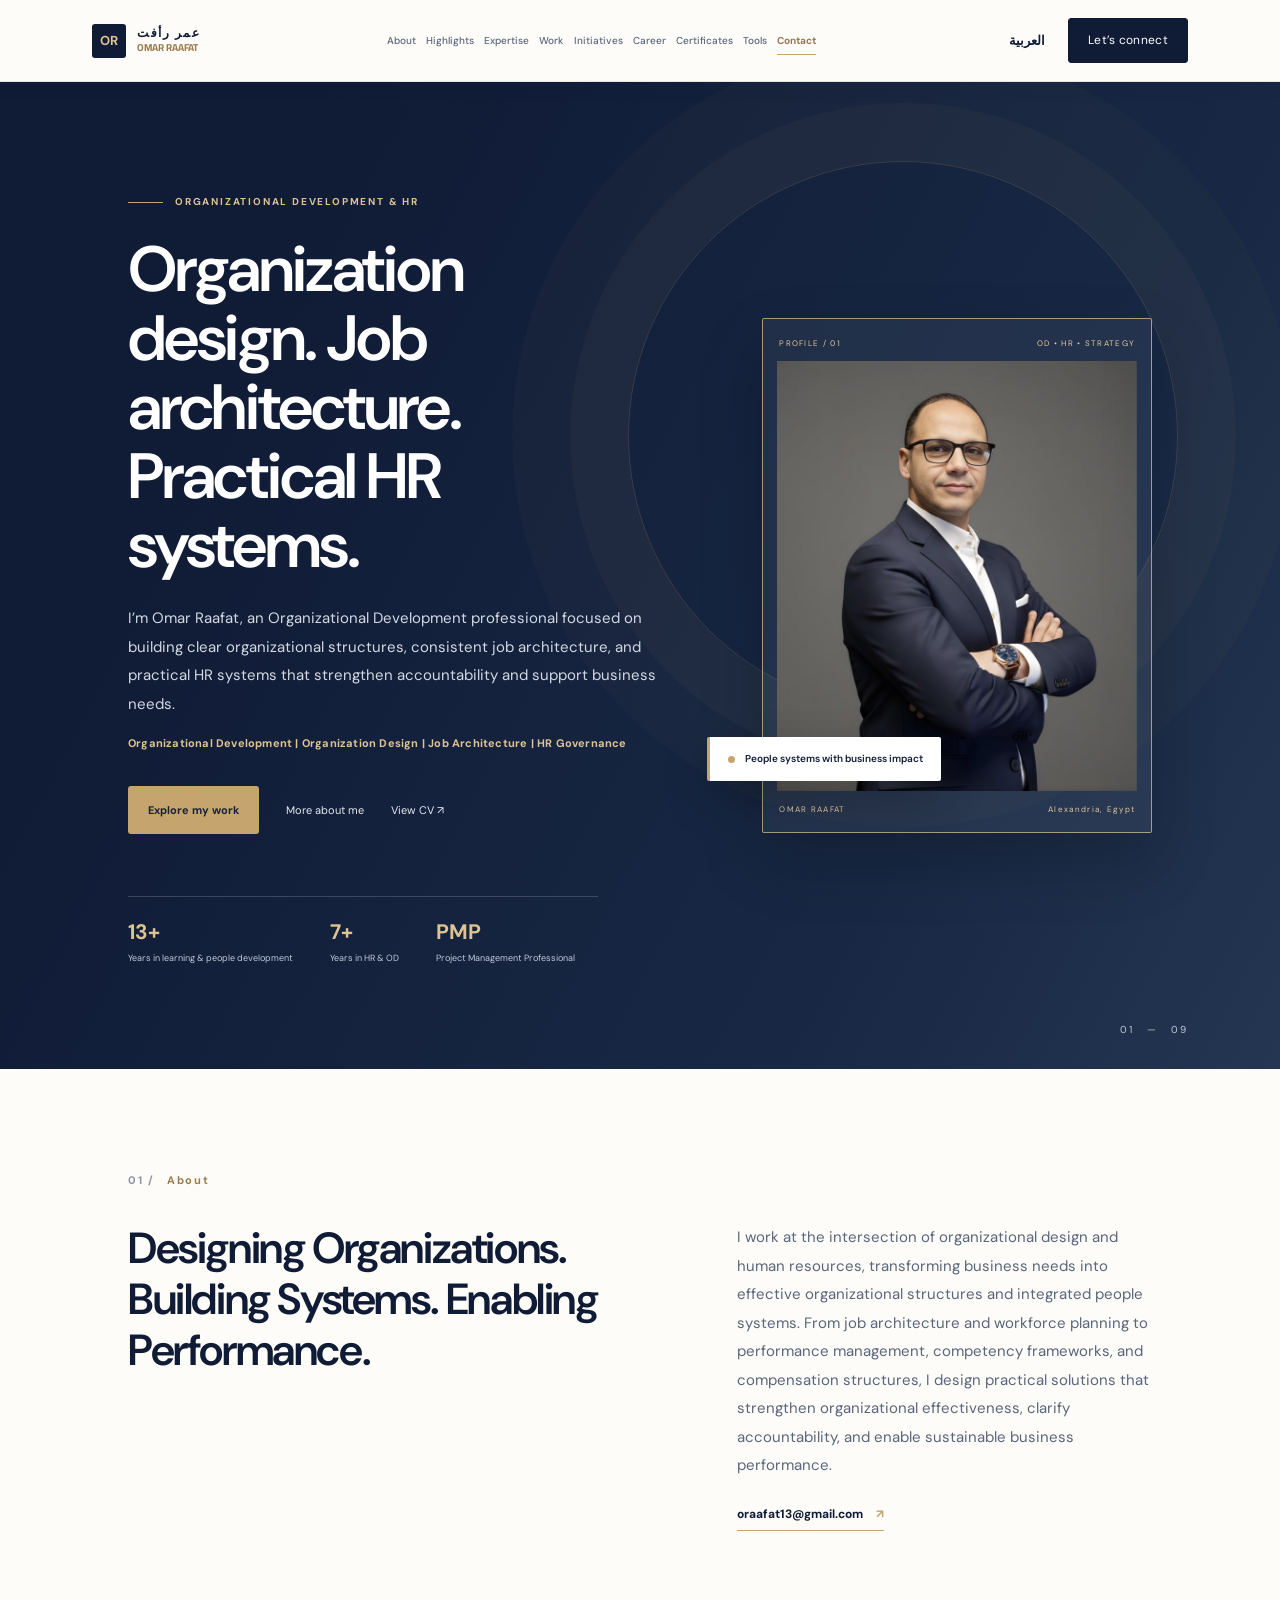
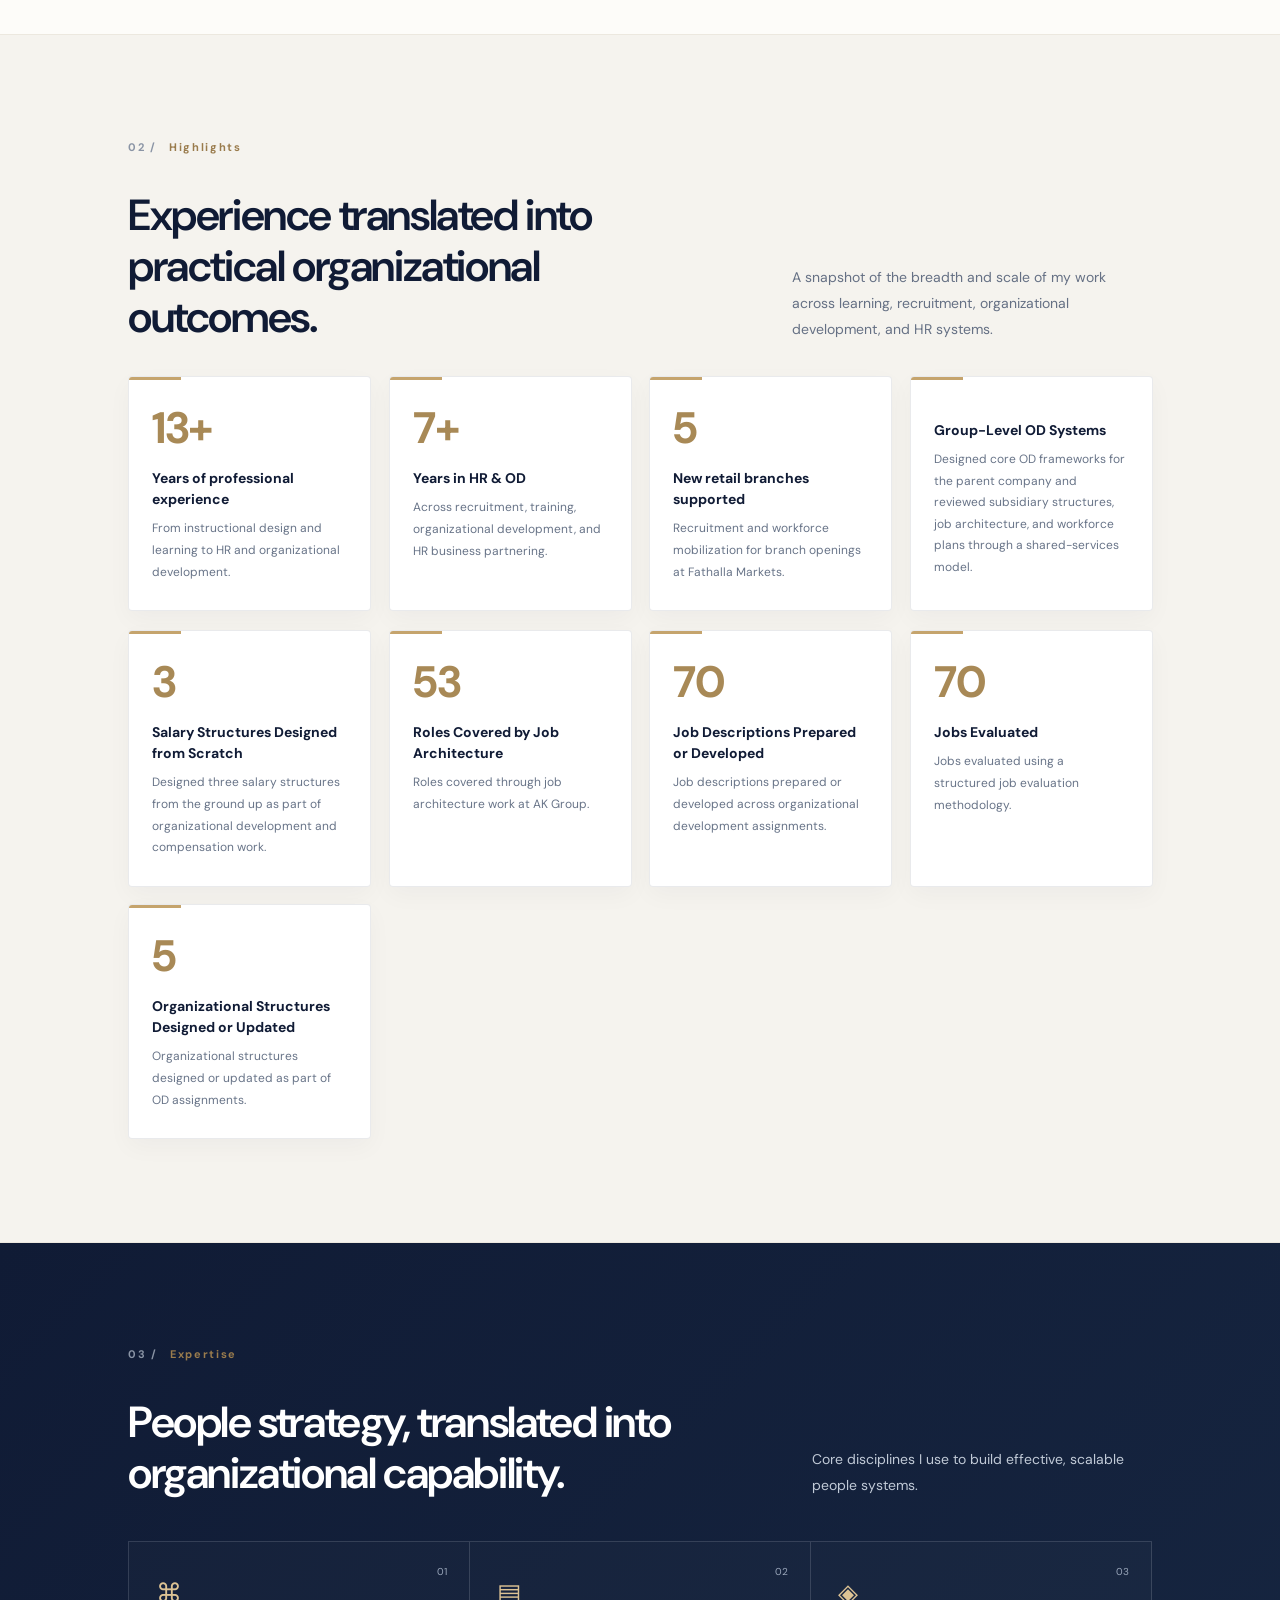
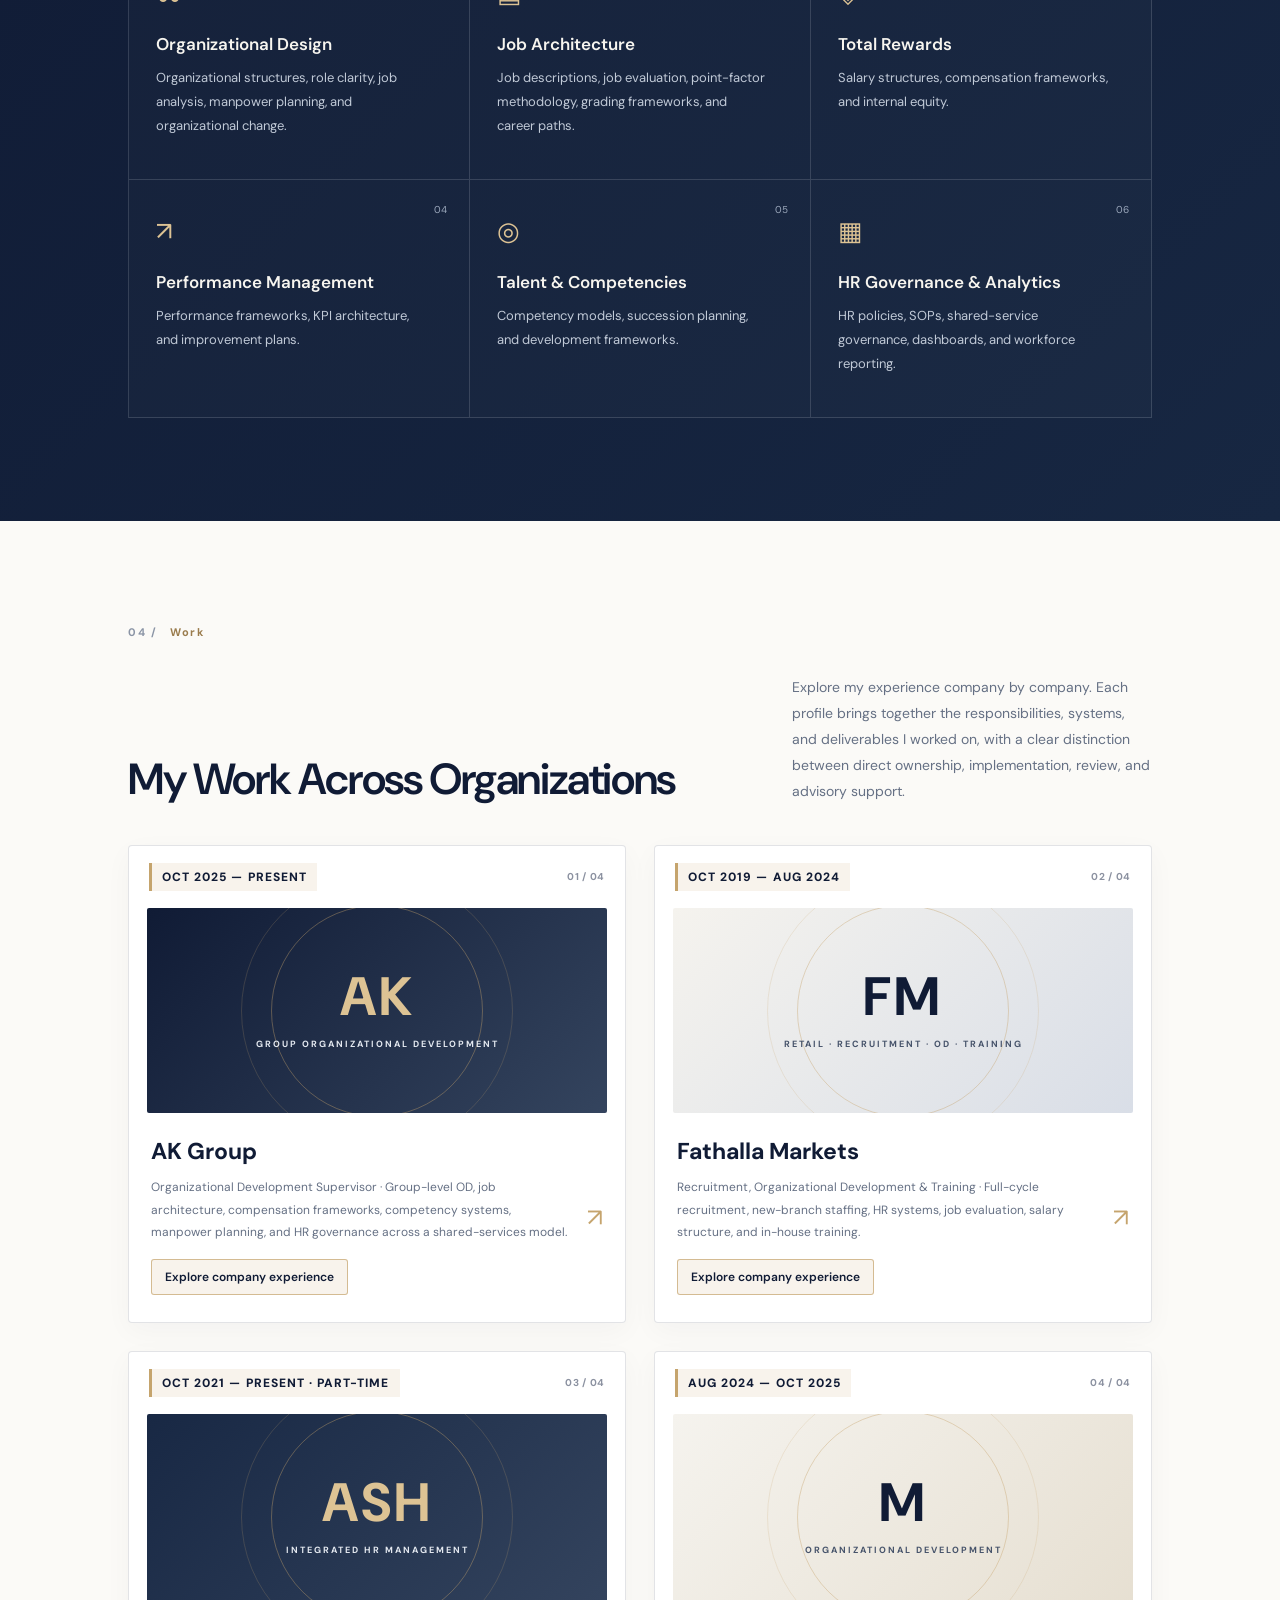
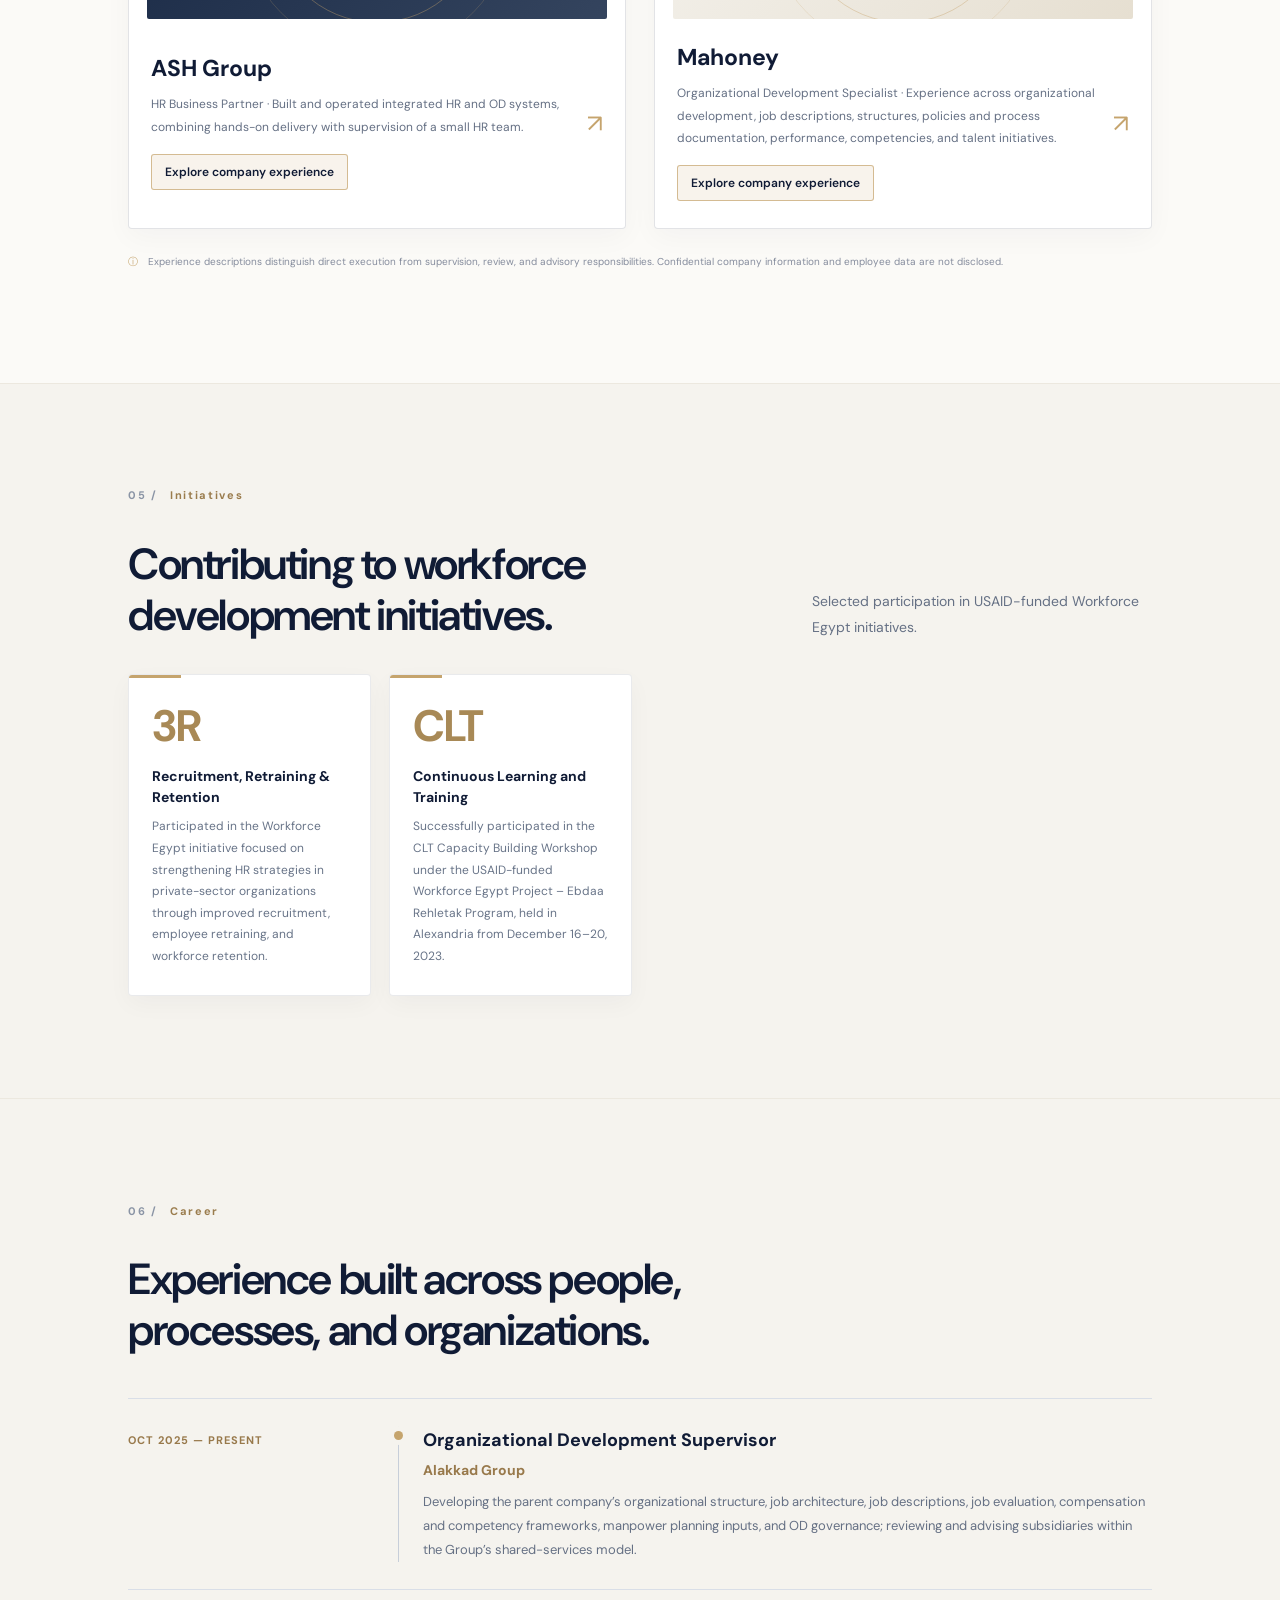
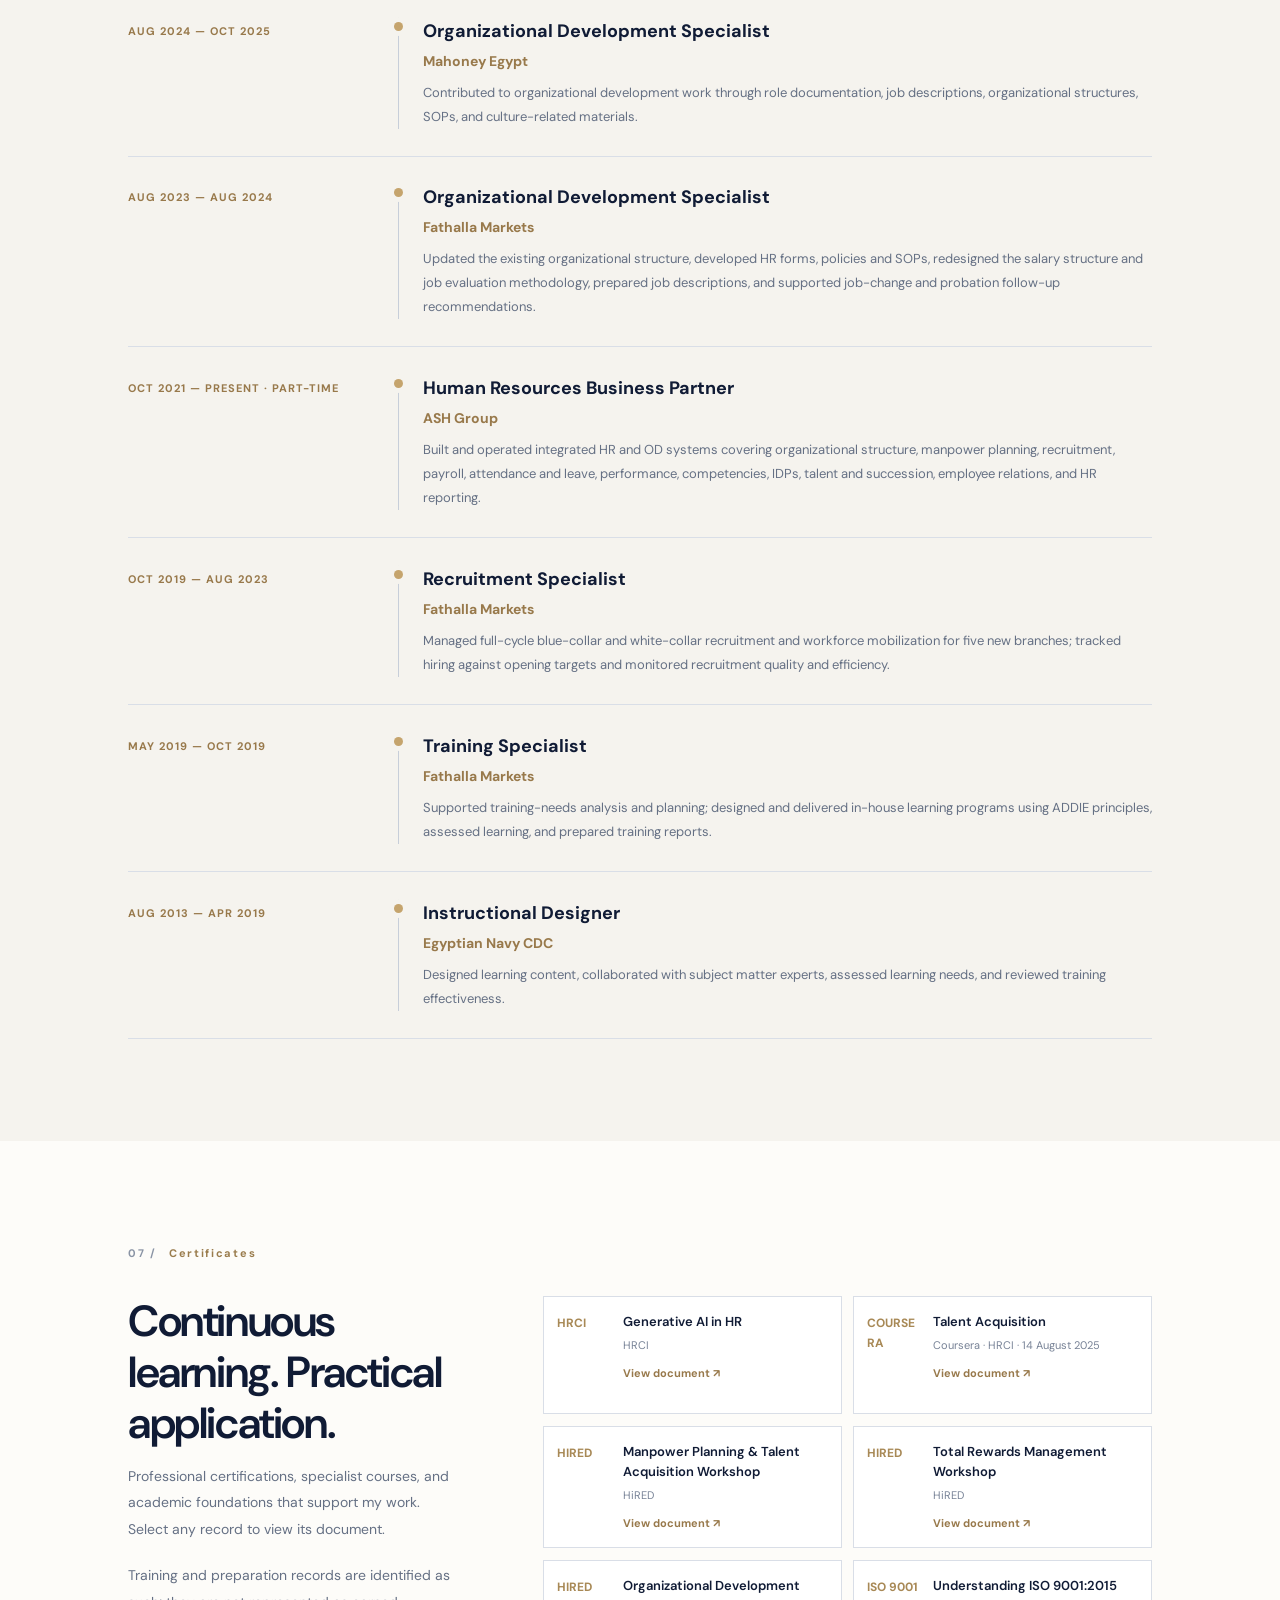
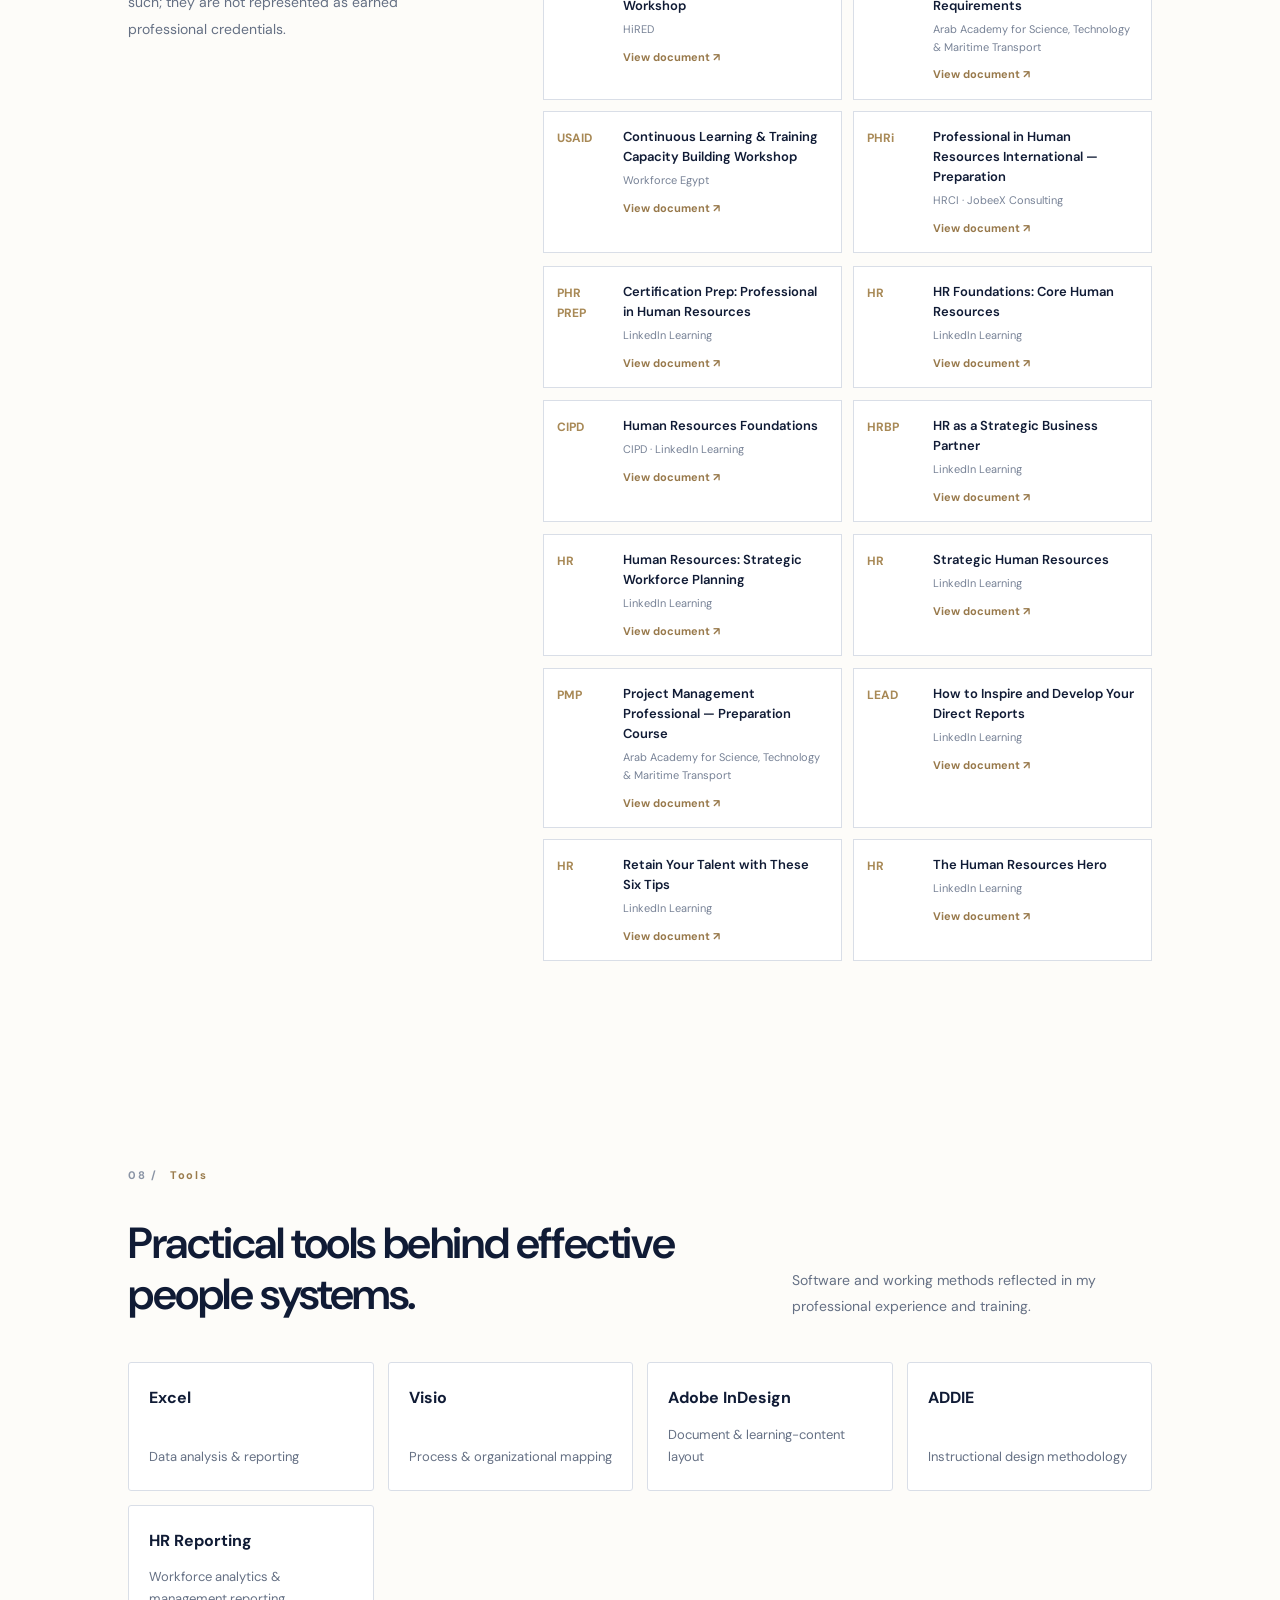
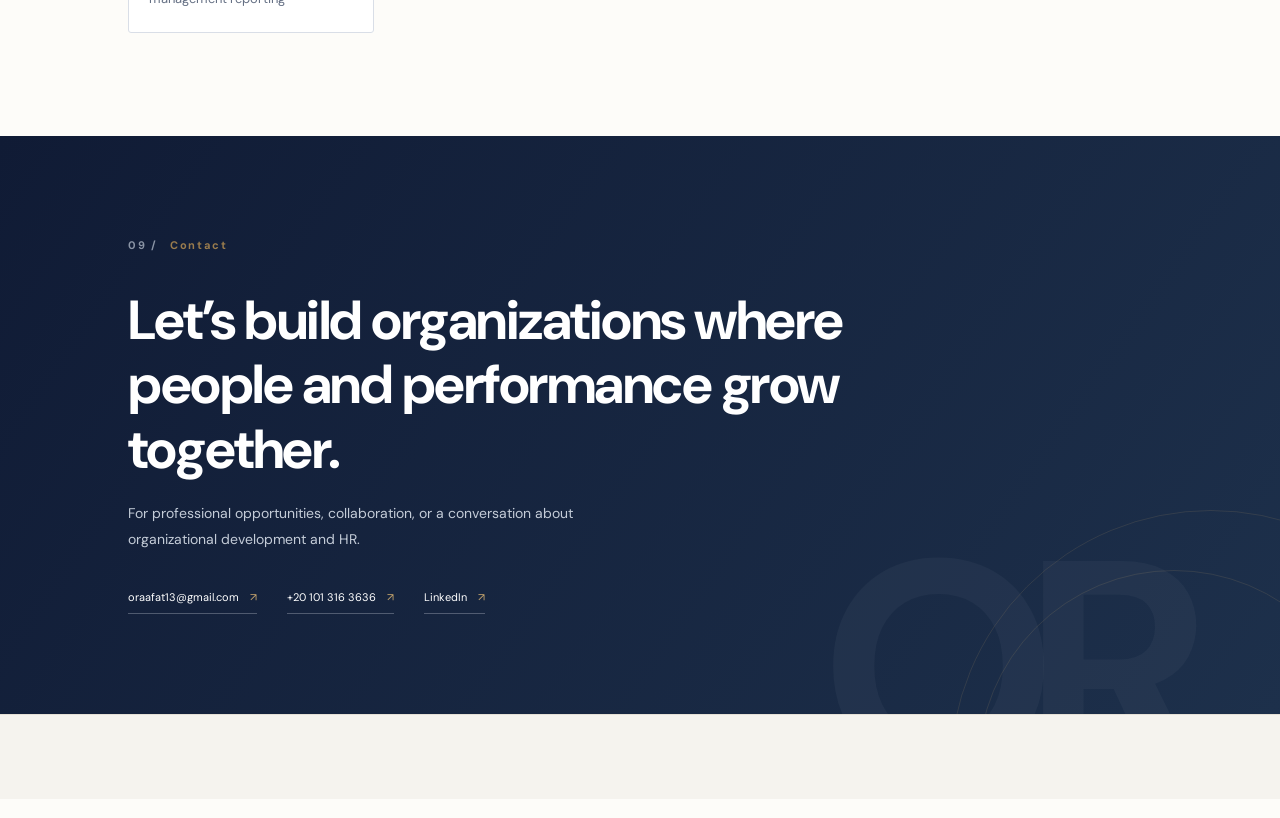
<file: index.html>
<!DOCTYPE html>
<html lang="en">
<head>
  <meta charset="UTF-8">
  <meta name="viewport" content="width=device-width, initial-scale=1.0">
  <meta name="description" content="Omar Raafat — Organizational Development Supervisor specializing in organization design, job architecture, compensation, workforce planning, and HR governance.">
  <meta name="theme-color" content="#101b35">
  <meta property="og:type" content="website">
  <meta property="og:title" content="Omar Raafat | Organizational Development & HR">
  <meta property="og:description" content="Organizational Development, organization design, job architecture, and practical HR systems.">
  <meta property="og:url" content="https://omar-raafat13.github.io/">
  <meta property="og:image" content="https://omar-raafat13.github.io/omar-raafat.jpg">
  <meta name="twitter:card" content="summary_large_image">
  <title>عمر رأفت | Omar Raafat — OD & HR Portfolio</title>
  <script type="application/ld+json">
  {
    "@context": "https://schema.org",
    "@type": "Person",
    "name": "Omar Raafat",
    "jobTitle": "Organizational Development Supervisor",
    "url": "https://omar-raafat13.github.io/",
    "email": "mailto:oraafat13@gmail.com",
    "sameAs": [
      "https://www.linkedin.com/in/omar-raafat-41839686/",
      "https://github.com/oraafat13-sketch"
    ],
    "address": {
      "@type": "PostalAddress",
      "addressLocality": "Alexandria",
      "addressCountry": "EG"
    }
  }
  </script>
  <link rel="preconnect" href="https://fonts.googleapis.com">
  <link rel="preconnect" href="https://fonts.gstatic.com" crossorigin>
  <link href="https://fonts.googleapis.com/css2?family=DM+Sans:wght@400;500;600;700&family=Cairo:wght@400;500;600;700;800&display=swap" rel="stylesheet">
  <link rel="stylesheet" href="styles.css?v=portfolio-v23">
</head>
<body>
  <header class="site-header">
    <a class="brand" href="#home" aria-label="عمر رأفت | Omar Raafat home"><span>OR</span><b>عمر رأفت <small>OMAR RAAFAT</small></b></a>
    <nav class="desktop-nav" aria-label="Main navigation">
      <a href="#about" data-en="About" data-ar="نبذة">About</a>
      <a href="#highlights" data-en="Highlights" data-ar="إنجازات">Highlights</a>
      <a href="#expertise" data-en="Expertise" data-ar="خبرات">Expertise</a>
      <a href="#projects" data-en="Work" data-ar="أعمال">Work</a><a href="#initiatives" data-en="Initiatives" data-ar="مبادرات">Initiatives</a>
      <a href="#experience" data-en="Career" data-ar="مسيرة">Career</a>
      <a href="#credentials" data-en="Certificates" data-ar="شهادات">Certificates</a><a href="#tools" data-en="Tools" data-ar="أدوات">Tools</a>
      <a href="#contact" data-en="Contact" data-ar="تواصل">Contact</a>
    </nav>
    <details class="mobile-nav"><summary aria-label="Open navigation"><span></span><span></span><span></span></summary><nav aria-label="Mobile navigation">
      <a href="#about" data-en="About" data-ar="نبذة">About</a><a href="#highlights" data-en="Highlights" data-ar="إنجازات">Highlights</a><a href="#expertise" data-en="Expertise" data-ar="خبرات">Expertise</a><a href="#projects" data-en="Work" data-ar="أعمال">Work</a><a href="#initiatives" data-en="Initiatives" data-ar="مبادرات">Initiatives</a><a href="#experience" data-en="Career" data-ar="مسيرة">Career</a><a href="#credentials" data-en="Certificates" data-ar="شهادات">Certificates</a><a href="#tools" data-en="Tools" data-ar="أدوات">Tools</a><a href="#contact" data-en="Contact" data-ar="تواصل">Contact</a>
    </nav></details>
    <div class="header-actions">
      <button class="lang-toggle" id="langToggle" type="button" aria-label="Switch language">العربية</button>
      <a class="header-cta" href="#contact" data-en="Let’s connect" data-ar="لنتواصل">Let’s connect</a>
    </div>
  </header>

  <main>
    <section class="hero" id="home">
      <div class="hero-glow"></div>
      <div class="hero-copy">
        <p class="eyebrow"><span class="eyebrow-line"></span><span data-en="ORGANIZATIONAL DEVELOPMENT & HR" data-ar="التطوير المؤسسي والموارد البشرية">ORGANIZATIONAL DEVELOPMENT & HR</span></p>
        <h1 data-en="Organization design. Job architecture. Practical HR systems." data-ar="تصميم تنظيمي أوضح، وهندسة وظائف أدق، وأنظمة موارد بشرية عملية.">Building better organizations. Enabling people to perform.</h1>
        <p class="hero-lead" data-en="I’m Omar Raafat, an Organizational Development professional focused on building clear organizational structures, consistent job architecture, and practical HR systems that strengthen accountability and support business needs." data-ar="أنا عمر رأفت، متخصص في التطوير المؤسسي، أركز على بناء هياكل تنظيمية واضحة، وهندسة وظائف متسقة، وأنظمة موارد بشرية عملية تدعم احتياجات العمل وتعزز وضوح المسؤوليات.">I’m Omar Raafat, an Organizational Development professional focused on organizational design, people systems, and practical HR solutions that support business growth.</p><p class="hero-specialties" data-en="Organizational Development | Organization Design | Job Architecture | HR Governance" data-ar="التطوير المؤسسي | التصميم التنظيمي | هندسة الوظائف | حوكمة الموارد البشرية">Organizational Development | Organization Design | Job Architecture | HR Governance</p>
        <div class="hero-actions">
          <a class="button button-gold" href="#projects" data-en="Explore my work" data-ar="استكشف أعمالي">Explore my work <span>↗</span></a>
          <a class="text-link" href="#about" data-en="More about me" data-ar="المزيد عني">More about me <span>→</span></a>
          <a class="text-link cv-link" href="cv.html" target="_blank" rel="noopener" data-en="View CV ↗" data-ar="عرض السيرة الذاتية ↗">View CV ↗</a>
        </div>
        <div class="hero-proof">
          <div><strong>13+</strong><span data-en="Years in learning & people development" data-ar="سنوات في التعلم وتطوير الأفراد">Years in learning & people development</span></div>
          <div><strong>7+</strong><span data-en="Years in HR & OD" data-ar="سنوات في الموارد البشرية والتطوير المؤسسي">Years in HR & OD</span></div>
          <div><strong>PMP</strong><span data-en="Project Management Professional" data-ar="محترف إدارة المشروعات">Project Management Professional</span></div>
        </div>
      </div>
      <div class="hero-visual">
        <div class="portrait-frame">
          <div class="portrait-topline"><span>PROFILE / 01</span><span>OD • HR • STRATEGY</span></div>
          <img src="omar-raafat.jpg" alt="Omar Raafat, Organizational Development professional">
          <div class="portrait-caption"><span>OMAR RAAFAT</span><span>Alexandria, Egypt</span></div>
        </div>
        <div class="floating-note"><span class="note-dot"></span><span data-en="People systems with business impact" data-ar="أنظمة موارد بشرية تحقق أثرًا في الأعمال">People systems with business impact</span></div>
      </div>
      <div class="hero-index">01 <span>—</span> 09</div>
    </section>

    <section class="intro section" id="about">
      <div class="section-kicker"><span>01 /</span><span data-en="About" data-ar="نبذة">About</span></div>
      <div class="intro-content">
        <h2 data-en="Designing Organizations. Building Systems. Enabling Performance." data-ar="تصميم المؤسسات. بناء الأنظمة. تعزيز الأداء.">Designing Organizations. Building Systems. Enabling Performance.</h2>
        <div class="intro-text">
          <p data-en="I work at the intersection of organizational design and human resources, transforming business needs into effective organizational structures and integrated people systems. From job architecture and workforce planning to performance management, competency frameworks, and compensation structures, I design practical solutions that strengthen organizational effectiveness, clarify accountability, and enable sustainable business performance." data-ar="أعمل عند نقطة التقاء التصميم التنظيمي والموارد البشرية، من خلال تحويل احتياجات الأعمال إلى هياكل تنظيمية فعالة وأنظمة متكاملة لإدارة الموارد البشرية. بدايةً من هندسة الوظائف وتخطيط القوى العاملة، مرورًا بإدارة الأداء وأطر الجدارات، وصولًا إلى هياكل التعويضات، أصمم حلولًا عملية تعزز الفاعلية المؤسسية، وتوضح المسؤوليات، وتدعم أداء الأعمال بشكل مستدام.">I work at the intersection of organizational design and human resources, transforming business needs into effective organizational structures and integrated people systems. From job architecture and workforce planning to performance management, competency frameworks, and compensation structures, I design practical solutions that strengthen organizational effectiveness, clarify accountability, and enable sustainable business performance.</p>
          <a class="inline-link" href="mailto:oraafat13@gmail.com">oraafat13@gmail.com <span>↗</span></a>
        </div>
      </div>
    </section>

    <section class="highlights section" id="highlights">
      <div class="section-kicker"><span>02 /</span><span data-en="Highlights" data-ar="إنجازات">Highlights</span></div>
      <div class="section-heading">
        <h2 data-en="Experience translated into practical organizational outcomes." data-ar="خبرة تتحول إلى نتائج تنظيمية قابلة للتطبيق.">Experience translated into practical organizational outcomes.</h2>
        <p data-en="A snapshot of the breadth and scale of my work across learning, recruitment, organizational development, and HR systems." data-ar="لمحة عن نطاق وحجم عملي عبر التعلم والتوظيف والتطوير المؤسسي وأنظمة الموارد البشرية.">A snapshot of the breadth and scale of my work across learning, recruitment, organizational development, and HR systems.</p>
      </div>
      <div class="highlights-grid">
        <article class="highlight-card"><strong>13+</strong><h3 data-en="Years of professional experience" data-ar="سنوات من الخبرة المهنية">Years of professional experience</h3><p data-en="From instructional design and learning to HR and organizational development." data-ar="من التصميم التعليمي والتعلم إلى الموارد البشرية والتطوير المؤسسي.">From instructional design and learning to HR and organizational development.</p></article>
        <article class="highlight-card"><strong>7+</strong><h3 data-en="Years in HR & OD" data-ar="سنوات في الموارد البشرية والتطوير المؤسسي">Years in HR & OD</h3><p data-en="Across recruitment, training, organizational development, and HR business partnering." data-ar="في التوظيف والتدريب والتطوير المؤسسي وشراكة أعمال الموارد البشرية.">Across recruitment, training, organizational development, and HR business partnering.</p></article>
        <article class="highlight-card"><strong>5</strong><h3 data-en="New retail branches supported" data-ar="فروع جديدة تم دعم افتتاحها">New retail branches supported</h3><p data-en="Recruitment and workforce mobilization for branch openings at Fathalla Markets." data-ar="التوظيف وتجهيز القوى العاملة لافتتاح فروع جديدة في فتح الله ماركتس.">Recruitment and workforce mobilization for branch openings at Fathalla Markets.</p></article>
        <article class="highlight-card"><h3 data-en="Group-Level OD Systems" data-ar="أنظمة التطوير المؤسسي على مستوى المجموعة">Group-Level OD Systems</h3><p data-en="Designed core OD frameworks for the parent company and reviewed subsidiary structures, job architecture, and workforce plans through a shared-services model." data-ar="تصميم أطر التطوير المؤسسي الأساسية للشركة الأم، ومراجعة هياكل الشركات التابعة وهندسة الوظائف وخطط القوى العاملة ضمن نموذج الخدمات المشتركة.">Designed core OD frameworks for the parent company and reviewed subsidiary structures, job architecture, and workforce plans through a shared-services model.</p></article>
        <article class="highlight-card"><strong>3</strong><h3 data-en="Salary Structures Designed from Scratch" data-ar="هياكل أجور تم تصميمها من الصفر">Salary Structures Designed from Scratch</h3><p data-en="Designed three salary structures from the ground up as part of organizational development and compensation work." data-ar="تصميم ثلاثة هياكل أجور من الصفر ضمن أعمال التطوير المؤسسي والتعويضات.">Designed three salary structures from the ground up as part of organizational development and compensation work.</p></article>
        <article class="highlight-card"><strong>53</strong><h3 data-en="Roles Covered by Job Architecture" data-ar="وظيفة ضمن هندسة الوظائف">Roles Covered by Job Architecture</h3><p data-en="Roles covered through job architecture work at AK Group." data-ar="وظيفة تم العمل عليها ضمن مشروع هندسة الوظائف في مجموعة العقاد.">Roles covered through job architecture work at AK Group.</p></article>
        <article class="highlight-card"><strong>70</strong><h3 data-en="Job Descriptions Prepared or Developed" data-ar="وصفًا وظيفيًا تم إعدادها أو تطويرها">Job Descriptions Prepared or Developed</h3><p data-en="Job descriptions prepared or developed across organizational development assignments." data-ar="وصف وظيفي تم إعدادها أو تطويرها ضمن أعمال التطوير المؤسسي.">Job descriptions prepared or developed across organizational development assignments.</p></article>
        <article class="highlight-card"><strong>70</strong><h3 data-en="Jobs Evaluated" data-ar="وظيفة تم تقييمها">Jobs Evaluated</h3><p data-en="Jobs evaluated using a structured job evaluation methodology." data-ar="وظيفة تم تقييمها باستخدام منهجية منظمة لتقييم الوظائف.">Jobs evaluated using a structured job evaluation methodology.</p></article>
        <article class="highlight-card"><strong>5</strong><h3 data-en="Organizational Structures Designed or Updated" data-ar="هياكل تنظيمية تم تصميمها أو تحديثها">Organizational Structures Designed or Updated</h3><p data-en="Organizational structures designed or updated as part of OD assignments." data-ar="هياكل تنظيمية تم تصميمها أو تحديثها ضمن مهام التطوير المؤسسي.">Organizational structures designed or updated as part of OD assignments.</p></article>
      </div>
    </section>

    <section class="expertise section dark-section" id="expertise">
      <div class="section-kicker light"><span>03 /</span><span data-en="Expertise" data-ar="خبرات">Expertise</span></div>
      <div class="section-heading">
        <h2 data-en="People strategy, translated into organizational capability." data-ar="استراتيجية الموارد البشرية تتحول إلى قدرات مؤسسية.">People strategy, translated into organizational capability.</h2>
        <p data-en="Core disciplines I use to build effective, scalable people systems." data-ar="المجالات الأساسية التي أعمل من خلالها على بناء أنظمة موارد بشرية فعالة وقابلة للتوسع.">Core disciplines I use to build effective, scalable people systems.</p>
      </div>
      <div class="expertise-grid">
        <article class="expertise-card"><span>01</span><div class="card-icon">⌘</div><h3 data-en="Organizational Design" data-ar="التصميم التنظيمي">Organizational Design</h3><p data-en="Organizational structures, role clarity, job analysis, manpower planning, and organizational change." data-ar="الهياكل التنظيمية ووضوح الأدوار وتحليل الوظائف وتخطيط القوى العاملة والتغيير التنظيمي.">Organizational structures, role clarity, job analysis, and workforce planning.</p></article>
        <article class="expertise-card"><span>02</span><div class="card-icon">▤</div><h3 data-en="Job Architecture" data-ar="هندسة الوظائف">Job Architecture</h3><p data-en="Job descriptions, job evaluation, point-factor methodology, grading frameworks, and career paths." data-ar="الأوصاف الوظيفية وتقييم الوظائف ومنهجية العوامل والنقاط وأطر الدرجات والمسارات المهنية.">Job descriptions, job evaluation, grading frameworks, and career paths.</p></article>
        <article class="expertise-card"><span>03</span><div class="card-icon">◈</div><h3 data-en="Total Rewards" data-ar="إجمالي المكافآت">Total Rewards</h3><p data-en="Salary structures, compensation frameworks, and internal equity." data-ar="هياكل الرواتب، وأطر التعويضات، وتحقيق العدالة الداخلية.">Salary structures, compensation frameworks, and internal equity.</p></article>
        <article class="expertise-card"><span>04</span><div class="card-icon">↗</div><h3 data-en="Performance Management" data-ar="إدارة الأداء">Performance Management</h3><p data-en="Performance frameworks, KPI architecture, and improvement plans." data-ar="أطر إدارة الأداء، وهندسة مؤشرات الأداء، وخطط التحسين.">Performance frameworks, KPI architecture, and improvement plans.</p></article>
        <article class="expertise-card"><span>05</span><div class="card-icon">◎</div><h3 data-en="Talent & Competencies" data-ar="المواهب والجدارات">Talent & Competencies</h3><p data-en="Competency models, succession planning, and development frameworks." data-ar="نماذج الجدارات، وتخطيط التعاقب الوظيفي، وأطر التطوير.">Competency models, succession planning, and development frameworks.</p></article>
        <article class="expertise-card"><span>06</span><div class="card-icon">▦</div><h3 data-en="HR Governance & Analytics" data-ar="حوكمة الموارد البشرية وتحليل البيانات">HR Governance & Analytics</h3><p data-en="HR policies, SOPs, shared-service governance, dashboards, and workforce reporting." data-ar="سياسات الموارد البشرية وإجراءات التشغيل وحوكمة الخدمات المشتركة ولوحات المعلومات وتقارير القوى العاملة.">Policies, SOPs, dashboards, and workforce reporting.</p></article>
      </div>
    </section>

    <section class="projects section" id="projects">
      <div class="section-kicker"><span>04 /</span><span data-en="Work" data-ar="أعمال">Work</span></div>
      <div class="section-heading project-heading">
        <h2 data-en="My Work Across Organizations" data-ar="خبراتي ومساهماتي داخل الشركات">My Work Across Organizations</h2>
        <p data-en="Explore my experience company by company. Each profile brings together the responsibilities, systems, and deliverables I worked on, with a clear distinction between direct ownership, implementation, review, and advisory support." data-ar="استكشف خبراتي حسب كل شركة. يجمع كل ملف المسؤوليات والأنظمة والمخرجات التي عملت عليها، مع توضيح الفرق بين التنفيذ المباشر والملكية والمراجعة والدعم الاستشاري.">Explore my experience company by company. Each profile brings together the responsibilities, systems, and deliverables I worked on, with a clear distinction between direct ownership, implementation, review, and advisory support.</p>
      </div>
      <div class="project-grid company-grid">
        <article class="project-card company-card" data-company="0" tabindex="0" role="button" aria-haspopup="dialog">
          <div class="project-meta"><span>OCT 2025 — PRESENT</span><span>01 / 04</span></div>
          <div class="company-visual company-ak"><span class="company-monogram">AK</span><span class="company-sector">GROUP ORGANIZATIONAL DEVELOPMENT</span></div>
          <div class="project-info"><div><h3 data-en="AK Group" data-ar="مجموعة العقاد">AK Group</h3><p data-en="Organizational Development Supervisor · Group-level OD, job architecture, compensation frameworks, competency systems, manpower planning, and HR governance across a shared-services model." data-ar="مشرف التطوير المؤسسي · تطوير مؤسسي على مستوى المجموعة، وهندسة الوظائف، وأطر التعويضات، وأنظمة الجدارات، وتخطيط القوى العاملة، وحوكمة الموارد البشرية في نموذج الخدمات المشتركة.">Organizational Development Supervisor · Group-level OD, job architecture, compensation frameworks, competency systems, manpower planning, and HR governance across a shared-services model.</p><span class="project-open" data-en="Explore company experience" data-ar="استكشف الخبرة داخل الشركة">Explore company experience</span></div><span class="project-arrow">↗</span></div>
        </article>
        <article class="project-card company-card" data-company="1" tabindex="0" role="button" aria-haspopup="dialog">
          <div class="project-meta"><span>OCT 2019 — AUG 2024</span><span>02 / 04</span></div>
          <div class="company-visual company-fathalla"><span class="company-monogram">FM</span><span class="company-sector">RETAIL · RECRUITMENT · OD · TRAINING</span></div>
          <div class="project-info"><div><h3 data-en="Fathalla Markets" data-ar="فتح الله ماركتس">Fathalla Markets</h3><p data-en="Recruitment, Organizational Development & Training · Full-cycle recruitment, new-branch staffing, HR systems, job evaluation, salary structure, and in-house training." data-ar="التوظيف والتطوير المؤسسي والتدريب · دورة التوظيف الكاملة وتجهيز الفروع الجديدة وأنظمة الموارد البشرية وتقييم الوظائف وهيكل الرواتب والتدريب الداخلي.">Recruitment, Organizational Development & Training · Full-cycle recruitment, new-branch staffing, HR systems, job evaluation, salary structure, and in-house training.</p><span class="project-open" data-en="Explore company experience" data-ar="استكشف الخبرة داخل الشركة">Explore company experience</span></div><span class="project-arrow">↗</span></div>
        </article>
        <article class="project-card company-card" data-company="2" tabindex="0" role="button" aria-haspopup="dialog">
          <div class="project-meta"><span>OCT 2021 — PRESENT · PART-TIME</span><span>03 / 04</span></div>
          <div class="company-visual company-ash"><span class="company-monogram">ASH</span><span class="company-sector">INTEGRATED HR MANAGEMENT</span></div>
          <div class="project-info"><div><h3 data-en="ASH Group" data-ar="مجموعة ASH">ASH Group</h3><p data-en="HR Business Partner · Built and operated integrated HR and OD systems, combining hands-on delivery with supervision of a small HR team." data-ar="شريك أعمال الموارد البشرية · تصميم وتشغيل أنظمة متكاملة للموارد البشرية والتطوير المؤسسي، مع التنفيذ المباشر والإشراف على فريق موارد بشرية صغير.">HR Business Partner · Built and operated integrated HR and OD systems, combining hands-on delivery with supervision of a small HR team.</p><span class="project-open" data-en="Explore company experience" data-ar="استكشف الخبرة داخل الشركة">Explore company experience</span></div><span class="project-arrow">↗</span></div>
        </article>
        <article class="project-card company-card" data-company="3" tabindex="0" role="button" aria-haspopup="dialog">
          <div class="project-meta"><span>AUG 2024 — OCT 2025</span><span>04 / 04</span></div>
          <div class="company-visual company-mahoney"><span class="company-monogram">M</span><span class="company-sector">ORGANIZATIONAL DEVELOPMENT</span></div>
          <div class="project-info"><div><h3 data-en="Mahoney" data-ar="ماهوني">Mahoney</h3><p data-en="Organizational Development Specialist · Experience across organizational development, job descriptions, structures, policies and process documentation, performance, competencies, and talent initiatives." data-ar="أخصائي التطوير المؤسسي · خبرة في مجالات التطوير المؤسسي والأوصاف والهياكل التنظيمية والسياسات وتوثيق العمليات والأداء والجدارات ومبادرات إدارة المواهب.">Organizational Development Specialist · Experience across organizational development, job descriptions, structures, policies and process documentation, performance, competencies, and talent initiatives.</p><span class="project-open" data-en="Explore company experience" data-ar="استكشف الخبرة داخل الشركة">Explore company experience</span></div><span class="project-arrow">↗</span></div>
        </article>
      </div>
      <div class="project-modal" id="projectModal" aria-hidden="true">
        <div class="project-modal-backdrop" data-modal-close></div>
        <section class="project-modal-panel" role="dialog" aria-modal="true" aria-labelledby="projectModalTitle">
          <button class="project-modal-close" type="button" aria-label="Close details" data-modal-close>×</button>
          <p class="project-modal-kicker" id="projectModalKicker"></p>
          <h3 id="projectModalTitle"></h3>
          <div id="projectModalBody" class="project-modal-body"></div>
        </section>
      </div>
      <p class="confidential-note"><span>ⓘ</span><span data-en="Experience descriptions distinguish direct execution from supervision, review, and advisory responsibilities. Confidential company information and employee data are not disclosed." data-ar="توضح أوصاف الخبرات الفرق بين التنفيذ المباشر والإشراف والمراجعة والدور الاستشاري، دون الإفصاح عن معلومات الشركات السرية أو بيانات الموظفين.">Experience descriptions distinguish direct execution from supervision, review, and advisory responsibilities. Confidential company information and employee data are not disclosed.</span></p>
    </section>

    
    <section class="highlights section" id="initiatives">
      <div class="section-kicker"><span>05 /</span><span data-en="Initiatives" data-ar="مبادرات">Initiatives</span></div>
      <div class="section-heading">
        <h2 data-en="Contributing to workforce development initiatives." data-ar="المساهمة في مبادرات تطوير القوى العاملة.">Contributing to workforce development initiatives.</h2>
        <p data-en="Selected participation in USAID-funded Workforce Egypt initiatives." data-ar="مشاركة مختارة في مبادرات مشروع قوى عاملة مصر الممول من الوكالة الأمريكية للتنمية الدولية.">Selected participation in USAID-funded Workforce Egypt initiatives.</p>
      </div>
      <div class="highlights-grid">
        <article class="highlight-card">
          <strong>3R</strong>
          <h3 data-en="Recruitment, Retraining & Retention" data-ar="التوظيف وإعادة التدريب واستبقاء العمالة">Recruitment, Retraining & Retention</h3>
          <p data-en="Participated in the Workforce Egypt initiative focused on strengthening HR strategies in private-sector organizations through improved recruitment, employee retraining, and workforce retention." data-ar="المشاركة في مبادرة قوى عاملة مصر التي تستهدف تعزيز استراتيجيات الموارد البشرية في مؤسسات القطاع الخاص من خلال تحسين التوظيف وإعادة تدريب العاملين واستبقاء القوى العاملة.">Participated in the Workforce Egypt initiative focused on strengthening HR strategies in private-sector organizations through improved recruitment, employee retraining, and workforce retention.</p>
        </article>
        <article class="highlight-card">
          <strong>CLT</strong>
          <h3 data-en="Continuous Learning and Training" data-ar="التعلم والتدريب المستمر">Continuous Learning and Training</h3>
          <p data-en="Successfully participated in the CLT Capacity Building Workshop under the USAID-funded Workforce Egypt Project – Ebdaa Rehletak Program, held in Alexandria from December 16–20, 2023." data-ar="المشاركة بنجاح في ورشة بناء القدرات الخاصة ببرنامج التعلم والتدريب المستمر ضمن مشروع قوى عاملة مصر – برنامج ابدأ رحلتك، والممول من الوكالة الأمريكية للتنمية الدولية، بالإسكندرية من 16 إلى 20 ديسمبر 2023.">Successfully attended the CLT Capacity Building Workshop under the USAID-funded Workforce Egypt Project – Ebdaa Rehletak Program, held in Alexandria from December 16–20, 2023.</p>
        </article>
      </div>
    </section>

    <section class="experience section soft-section" id="experience">
      <div class="section-kicker"><span>06 /</span><span data-en="Career" data-ar="مسيرة">Career</span></div>
      <div class="section-heading"><h2 data-en="Experience built across people, processes, and organizations." data-ar="خبرة ممتدة عبر الأفراد والعمليات والمؤسسات.">Experience built across people, processes, and organizations.</h2></div>
      <div class="timeline">
        <article class="timeline-item"><div class="timeline-date">OCT 2025 — PRESENT</div><div class="timeline-body"><h3 data-en="Organizational Development Supervisor" data-ar="مشرف التطوير المؤسسي">Organizational Development Supervisor</h3><h4>Alakkad Group</h4><p data-en="Developing the parent company’s organizational structure, job architecture, job descriptions, job evaluation, compensation and competency frameworks, manpower planning inputs, and OD governance; reviewing and advising subsidiaries within the Group’s shared-services model." data-ar="تطوير الهيكل التنظيمي للشركة الأم وهندسة الوظائف والأوصاف الوظيفية وتقييم الوظائف وأطر التعويضات والجدارات ومدخلات تخطيط القوى العاملة وحوكمة التطوير المؤسسي، مع مراجعة وتوجيه الشركات التابعة ضمن نموذج الخدمات المشتركة.">Developing the parent company’s organizational structure, job architecture, job descriptions, job evaluation, compensation and competency frameworks, manpower planning inputs, and OD governance; reviewing and advising subsidiaries within the Group’s shared-services model.</p></div></article>
        <article class="timeline-item"><div class="timeline-date">AUG 2024 — OCT 2025</div><div class="timeline-body"><h3 data-en="Organizational Development Specialist" data-ar="أخصائي تطوير مؤسسي">Organizational Development Specialist</h3><h4>Mahoney Egypt</h4><p data-en="Contributed to organizational development work through role documentation, job descriptions, organizational structures, SOPs, and culture-related materials." data-ar="المساهمة في أعمال التطوير المؤسسي من خلال توثيق الأدوار والأوصاف الوظيفية والهياكل التنظيمية وإجراءات التشغيل والمواد المرتبطة بثقافة العمل.">Supported OD initiatives and HR projects, maintained job descriptions and organizational structures, developed policies and process documentation, and contributed to performance, competency, and talent initiatives.</p></div></article>
        <article class="timeline-item"><div class="timeline-date">AUG 2023 — AUG 2024</div><div class="timeline-body"><h3 data-en="Organizational Development Specialist" data-ar="أخصائي تطوير مؤسسي">Organizational Development Specialist</h3><h4>Fathalla Markets</h4><p data-en="Updated the existing organizational structure, developed HR forms, policies and SOPs, redesigned the salary structure and job evaluation methodology, prepared job descriptions, and supported job-change and probation follow-up recommendations." data-ar="تحديث الهيكل التنظيمي القائم، وتطوير نماذج الموارد البشرية والسياسات وإجراءات التشغيل، وإعادة تصميم هيكل الرواتب ومنهجية تقييم الوظائف، وإعداد الأوصاف الوظيفية، ودعم توصيات التغييرات الوظيفية ومتابعة فترة الاختبار.">Updated the existing organizational structure, developed HR forms, policies and SOPs, redesigned the salary structure and job evaluation methodology, prepared job descriptions, and supported job-change and probation follow-up recommendations.</p></div></article>
        <article class="timeline-item"><div class="timeline-date">OCT 2021 — PRESENT · PART-TIME</div><div class="timeline-body"><h3 data-en="Human Resources Business Partner" data-ar="شريك أعمال الموارد البشرية">Human Resources Business Partner</h3><h4>ASH Group</h4><p data-en="Built and operated integrated HR and OD systems covering organizational structure, manpower planning, recruitment, payroll, attendance and leave, performance, competencies, IDPs, talent and succession, employee relations, and HR reporting." data-ar="تصميم وتشغيل أنظمة متكاملة للموارد البشرية والتطوير المؤسسي تشمل الهيكل التنظيمي وتخطيط القوى العاملة والتوظيف والرواتب والحضور والإجازات والأداء والجدارات وخطط التطوير الفردية والمواهب والتعاقب الوظيفي وعلاقات الموظفين والتقارير.">Built and operated integrated HR and OD systems covering organizational structure, manpower planning, recruitment, payroll, attendance and leave, performance, competencies, IDPs, talent and succession, employee relations, and HR reporting.</p></div></article>
        <article class="timeline-item"><div class="timeline-date">OCT 2019 — AUG 2023</div><div class="timeline-body"><h3 data-en="Recruitment Specialist" data-ar="أخصائي توظيف">Recruitment Specialist</h3><h4>Fathalla Markets</h4><p data-en="Managed full-cycle blue-collar and white-collar recruitment and workforce mobilization for five new branches; tracked hiring against opening targets and monitored recruitment quality and efficiency." data-ar="إدارة دورة التوظيف الكاملة للوظائف التشغيلية والإدارية وتجهيز القوى العاملة لخمسة فروع جديدة، ومتابعة التعيينات مقابل مستهدفات الافتتاح وجودة وكفاءة التوظيف.">Managed full-cycle blue-collar and white-collar recruitment and workforce mobilization for five new branches; tracked hiring against opening targets and monitored recruitment quality and efficiency.</p></div></article>
        <article class="timeline-item"><div class="timeline-date">MAY 2019 — OCT 2019</div><div class="timeline-body"><h3 data-en="Training Specialist" data-ar="أخصائي تدريب">Training Specialist</h3><h4>Fathalla Markets</h4><p data-en="Supported training-needs analysis and planning; designed and delivered in-house learning programs using ADDIE principles, assessed learning, and prepared training reports." data-ar="دعم تحليل الاحتياجات التدريبية والتخطيط، وتصميم وتنفيذ برامج التعلم الداخلية وفق منهجية ADDIE، وتقييم التعلم وإعداد تقارير التدريب.">Supported training-needs analysis and planning; designed and delivered in-house learning programs using ADDIE principles, assessed learning, and prepared training reports.</p></div></article>
        <article class="timeline-item"><div class="timeline-date">AUG 2013 — APR 2019</div><div class="timeline-body"><h3 data-en="Instructional Designer" data-ar="مصمم تعليمي">Instructional Designer</h3><h4>Egyptian Navy CDC</h4><p data-en="Designed learning content, collaborated with subject matter experts, assessed learning needs, and reviewed training effectiveness." data-ar="تصميم المحتوى التعليمي، والتعاون مع الخبراء، وتقييم الاحتياجات التعليمية، ومراجعة فاعلية التدريب.">Designed learning content, collaborated with subject matter experts, assessed learning needs, and reviewed training effectiveness.</p></div></article>
      </div>
    </section>

    <section class="credentials section" id="credentials">
      <div class="section-kicker"><span>07 /</span><span data-en="Certificates" data-ar="شهادات">Certificates</span></div>
      <div class="credentials-layout">
        <div><h2 data-en="Continuous learning. Practical application." data-ar="تعلم مستمر، وتطبيق عملي.">Continuous learning. Practical application.</h2><p data-en="Professional certifications, specialist courses, and academic foundations that support my work. Select any record to view its document." data-ar="شهادات مهنية ودورات تخصصية وأساس أكاديمي يدعم عملي. اختر أي شهادة لعرض المستند.">Professional certifications, specialist courses, and academic foundations that support my work. Select any record to view its document.</p><p class="credential-note" data-en="Training and preparation records are identified as such; they are not represented as earned professional credentials." data-ar="يتم توضيح الدورات التحضيرية وشهادات الحضور بصفتها، ولا تُعرض باعتبارها اعتمادات مهنية مكتسبة.">Training and preparation records are identified as such; they are not represented as earned professional credentials.</p></div>
        <div class="credential-grid credential-grid-all">
          <button class="credential credential-view" type="button" data-cert="CertificateOfCompletion_Generative AI in HR.pdf"><b>HRCI</b><span data-en="Generative AI in HR" data-ar="الذكاء الاصطناعي التوليدي في الموارد البشرية">Generative AI in HR</span><small>HRCI</small><em data-en="View document ↗" data-ar="عرض المستند ↗">View document ↗</em></button>
          <button class="credential credential-view" type="button" data-cert="Talent Acquisitions.png"><b>COURSERA</b><span data-en="Talent Acquisition" data-ar="اكتساب المواهب">Talent Acquisition</span><small>Coursera · HRCI · 14 August 2025</small><em data-en="View document ↗" data-ar="عرض المستند ↗">View document ↗</em></button>
          <button class="credential credential-view" type="button" data-cert="Manpower Planning.jpeg"><b>HIRED</b><span data-en="Manpower Planning & Talent Acquisition Workshop" data-ar="ورشة تخطيط القوى العاملة واكتساب المواهب">Manpower Planning & Talent Acquisition Workshop</span><small>HiRED</small><em data-en="View document ↗" data-ar="عرض المستند ↗">View document ↗</em></button>
          <button class="credential credential-view" type="button" data-cert="Total Rewards Management.jpeg"><b>HIRED</b><span data-en="Total Rewards Management Workshop" data-ar="ورشة إدارة إجمالي المكافآت">Total Rewards Management Workshop</span><small>HiRED</small><em data-en="View document ↗" data-ar="عرض المستند ↗">View document ↗</em></button>
          <button class="credential credential-view" type="button" data-cert="OD.jpeg"><b>HIRED</b><span data-en="Organizational Development Workshop" data-ar="ورشة التطوير المؤسسي">Organizational Development Workshop</span><small>HiRED</small><em data-en="View document ↗" data-ar="عرض المستند ↗">View document ↗</em></button>
          <button class="credential credential-view" type="button" data-cert="ISO.jpeg"><b>ISO 9001</b><span data-en="Understanding ISO 9001:2015 Requirements" data-ar="فهم متطلبات ISO 9001:2015">Understanding ISO 9001:2015 Requirements</span><small>Arab Academy for Science, Technology & Maritime Transport</small><em data-en="View document ↗" data-ar="عرض المستند ↗">View document ↗</em></button>
          <button class="credential credential-view" type="button" data-cert="Workforce Egypt.jpeg"><b>USAID</b><span data-en="Continuous Learning & Training Capacity Building Workshop" data-ar="ورشة بناء القدرات في التعلم والتدريب المستمر">Continuous Learning & Training Capacity Building Workshop</span><small>Workforce Egypt</small><em data-en="View document ↗" data-ar="عرض المستند ↗">View document ↗</em></button>
          <button class="credential credential-view" type="button" data-cert="PHRI.jpeg"><b>PHRi</b><span data-en="Professional in Human Resources International — Preparation" data-ar="التحضير لشهادة الموارد البشرية الدولية PHRi">Professional in Human Resources International — Preparation</span><small>HRCI · JobeeX Consulting</small><em data-en="View document ↗" data-ar="عرض المستند ↗">View document ↗</em></button>
          <button class="credential credential-view" type="button" data-cert="CertificateOfCompletion_Certification Prep Professional in Human Resources PHR 2018.pdf"><b>PHR PREP</b><span data-en="Certification Prep: Professional in Human Resources" data-ar="التحضير لشهادة Professional in Human Resources">Certification Prep: Professional in Human Resources</span><small>LinkedIn Learning</small><em data-en="View document ↗" data-ar="عرض المستند ↗">View document ↗</em></button>
          <button class="credential credential-view" type="button" data-cert="CertificateOfCompletion_HR Foundations Core Human Resources.pdf"><b>HR</b><span data-en="HR Foundations: Core Human Resources" data-ar="أساسيات الموارد البشرية">HR Foundations: Core Human Resources</span><small>LinkedIn Learning</small><em data-en="View document ↗" data-ar="عرض المستند ↗">View document ↗</em></button>
          <button class="credential credential-view" type="button" data-cert="CertificateOfCompletion_Human Resources Foundations by the Chartered Institute of Personnel and Development CIPD and LinkedIn.pdf"><b>CIPD</b><span data-en="Human Resources Foundations" data-ar="أساسيات الموارد البشرية">Human Resources Foundations</span><small>CIPD · LinkedIn Learning</small><em data-en="View document ↗" data-ar="عرض المستند ↗">View document ↗</em></button>
          <button class="credential credential-view" type="button" data-cert="CertificateOfCompletion_HR as a Strategic Business Partner.pdf"><b>HRBP</b><span data-en="HR as a Strategic Business Partner" data-ar="الموارد البشرية كشريك أعمال استراتيجي">HR as a Strategic Business Partner</span><small>LinkedIn Learning</small><em data-en="View document ↗" data-ar="عرض المستند ↗">View document ↗</em></button>
          <button class="credential credential-view" type="button" data-cert="CertificateOfCompletion_Human Resources Strategic Workforce Planning 2018.pdf"><b>HR</b><span data-en="Human Resources: Strategic Workforce Planning" data-ar="التخطيط الاستراتيجي للقوى العاملة">Human Resources: Strategic Workforce Planning</span><small>LinkedIn Learning</small><em data-en="View document ↗" data-ar="عرض المستند ↗">View document ↗</em></button>
          <button class="credential credential-view" type="button" data-cert="CertificateOfCompletion_Strategic Human Resources.pdf"><b>HR</b><span data-en="Strategic Human Resources" data-ar="الموارد البشرية الاستراتيجية">Strategic Human Resources</span><small>LinkedIn Learning</small><em data-en="View document ↗" data-ar="عرض المستند ↗">View document ↗</em></button>
          <button class="credential credential-view" type="button" data-cert="PMP.jpeg"><b>PMP</b><span data-en="Project Management Professional — Preparation Course" data-ar="دورة تحضيرية لإدارة المشروعات PMP">Project Management Professional — Preparation Course</span><small>Arab Academy for Science, Technology & Maritime Transport</small><em data-en="View document ↗" data-ar="عرض المستند ↗">View document ↗</em></button>
          <button class="credential credential-view" type="button" data-cert="CertificateOfCompletion_How to Inspire and Develop Your Direct Reports.pdf"><b>LEAD</b><span data-en="How to Inspire and Develop Your Direct Reports" data-ar="كيفية إلهام وتطوير فريقك المباشر">How to Inspire and Develop Your Direct Reports</span><small>LinkedIn Learning</small><em data-en="View document ↗" data-ar="عرض المستند ↗">View document ↗</em></button>
          <button class="credential credential-view" type="button" data-cert="CertificateOfCompletion_Retain Your Talent with These Six Tips.pdf"><b>HR</b><span data-en="Retain Your Talent with These Six Tips" data-ar="الاحتفاظ بالمواهب: ست نصائح">Retain Your Talent with These Six Tips</span><small>LinkedIn Learning</small><em data-en="View document ↗" data-ar="عرض المستند ↗">View document ↗</em></button>
          <button class="credential credential-view" type="button" data-cert="CertificateOfCompletion_The Human Resources Hero.pdf"><b>HR</b><span data-en="The Human Resources Hero" data-ar="بطل الموارد البشرية">The Human Resources Hero</span><small>LinkedIn Learning</small><em data-en="View document ↗" data-ar="عرض المستند ↗">View document ↗</em></button>
        </div>
      </div>
    </section>
    <div class="certificate-viewer" id="certificate-viewer" aria-hidden="true">
      <div class="certificate-viewer-backdrop" data-viewer-close></div>
      <div class="certificate-viewer-panel" role="dialog" aria-modal="true" aria-label="Certificate preview">
        <button class="certificate-viewer-close" type="button" data-viewer-close aria-label="Close certificate preview">×</button>
        <div class="certificate-viewer-content" id="certificate-viewer-content"></div>
      </div>
    </div>

    <section class="tools section" id="tools">
      <div class="section-kicker"><span>08 /</span><span data-en="Tools" data-ar="أدوات">Tools</span></div>
      <div class="section-heading"><h2 data-en="Practical tools behind effective people systems." data-ar="أدوات عملية تدعم بناء أنظمة موارد بشرية فعالة.">Practical tools behind effective people systems.</h2><p data-en="Software and working methods reflected in my professional experience and training." data-ar="برامج ومنهجيات عمل مدعومة بخبرتي المهنية وتدريبي.">Software and working methods reflected in my professional experience and training.</p></div>
      <div class="tools-grid">
        <article class="tool-card"><b>Excel</b><span data-en="Data analysis & reporting" data-ar="تحليل البيانات وإعداد التقارير">Data analysis & reporting</span></article>
        <article class="tool-card"><b>Visio</b><span data-en="Process & organizational mapping" data-ar="رسم العمليات والخرائط التنظيمية">Process & organizational mapping</span></article>
        <article class="tool-card"><b>Adobe InDesign</b><span data-en="Document & learning-content layout" data-ar="تنسيق المستندات والمحتوى التعليمي">Document & learning-content layout</span></article>
        <article class="tool-card"><b>ADDIE</b><span data-en="Instructional design methodology" data-ar="منهجية التصميم التعليمي">Instructional design methodology</span></article>
        <article class="tool-card"><b>HR Reporting</b><span data-en="Workforce analytics & management reporting" data-ar="تحليلات القوى العاملة وتقارير الإدارة">Workforce analytics & management reporting</span></article>
      </div>
    </section>

    <section class="contact-section" id="contact">
      <div class="contact-inner">
        <div class="section-kicker light"><span>09 /</span><span data-en="Contact" data-ar="تواصل">Contact</span></div>
        <h2 data-en="Let’s build organizations where people and performance grow together." data-ar="لنبنِ مؤسسات ينمو فيها الأفراد والأداء معًا.">Let’s build organizations where people and performance grow together.</h2>
        <p data-en="For professional opportunities, collaboration, or a conversation about organizational development and HR." data-ar="للفرص المهنية أو التعاون أو مناقشة موضوعات التطوير المؤسسي والموارد البشرية.">For professional opportunities, collaboration, or a conversation about organizational development and HR.</p>
        <div class="contact-links"><a href="mailto:oraafat13@gmail.com">oraafat13@gmail.com <span>↗</span></a><a href="https://wa.me/201013163636" target="_blank" rel="noopener noreferrer">+20 101 316 3636 <span>↗</span></a><a href="https://www.linkedin.com/in/omar-raafat-41839686/" target="_blank" rel="noopener noreferrer">LinkedIn <span>↗</span></a></div>
      </div>
      <div class="contact-mark">OR</div>
    </section>
  </main>

  <footer class="site-footer"><a class="brand footer-brand" href="#home"><span>OR</span><b>عمر رأفت <small>OMAR RAAFAT</small></b></a><p>© <span id="year"></span> عمر رأفت | Omar Raafat. <span data-en="All rights reserved." data-ar="جميع الحقوق محفوظة.">All rights reserved.</span></p><a href="#home" class="back-top" data-en="Back to top ↑" data-ar="العودة للأعلى ↑">Back to top ↑</a></footer>
  <script>
(() => {
  const viewer = document.getElementById('certificate-viewer');
  const content = document.getElementById('certificate-viewer-content');
  if (!viewer || !content) return;
  const base = 'certificates/';
  const close = () => { viewer.classList.remove('is-open'); viewer.setAttribute('aria-hidden','true'); content.replaceChildren(); document.body.classList.remove('modal-open'); };
  document.querySelectorAll('.credential-view[data-cert]').forEach(button => {
    button.addEventListener('click', () => {
      const file = button.getAttribute('data-cert');
      const ext = file.split('.').pop().toLowerCase();
      const url = base + encodeURIComponent(file).replace(/%2F/g,'/');
      content.replaceChildren();
      if (ext === 'pdf') {
        const frame = document.createElement('iframe');
        frame.src = url + '#toolbar=0&navpanes=0&scrollbar=1';
        frame.title = button.querySelector('span')?.textContent || 'Certificate preview';
        frame.setAttribute('loading','lazy');
        content.appendChild(frame);
      } else {
        const img = document.createElement('img');
        img.src = url; img.alt = button.querySelector('span')?.textContent || 'Certificate';
        content.appendChild(img);
      }
      viewer.classList.add('is-open'); viewer.setAttribute('aria-hidden','false'); document.body.classList.add('modal-open');
    });
  });
  viewer.querySelectorAll('[data-viewer-close]').forEach(el => el.addEventListener('click', close));
  document.addEventListener('keydown', e => { if (e.key === 'Escape' && viewer.classList.contains('is-open')) close(); });
})();
</script>
<script src="script.js?v=portfolio-v19"></script>
</body>
</html>
</file>
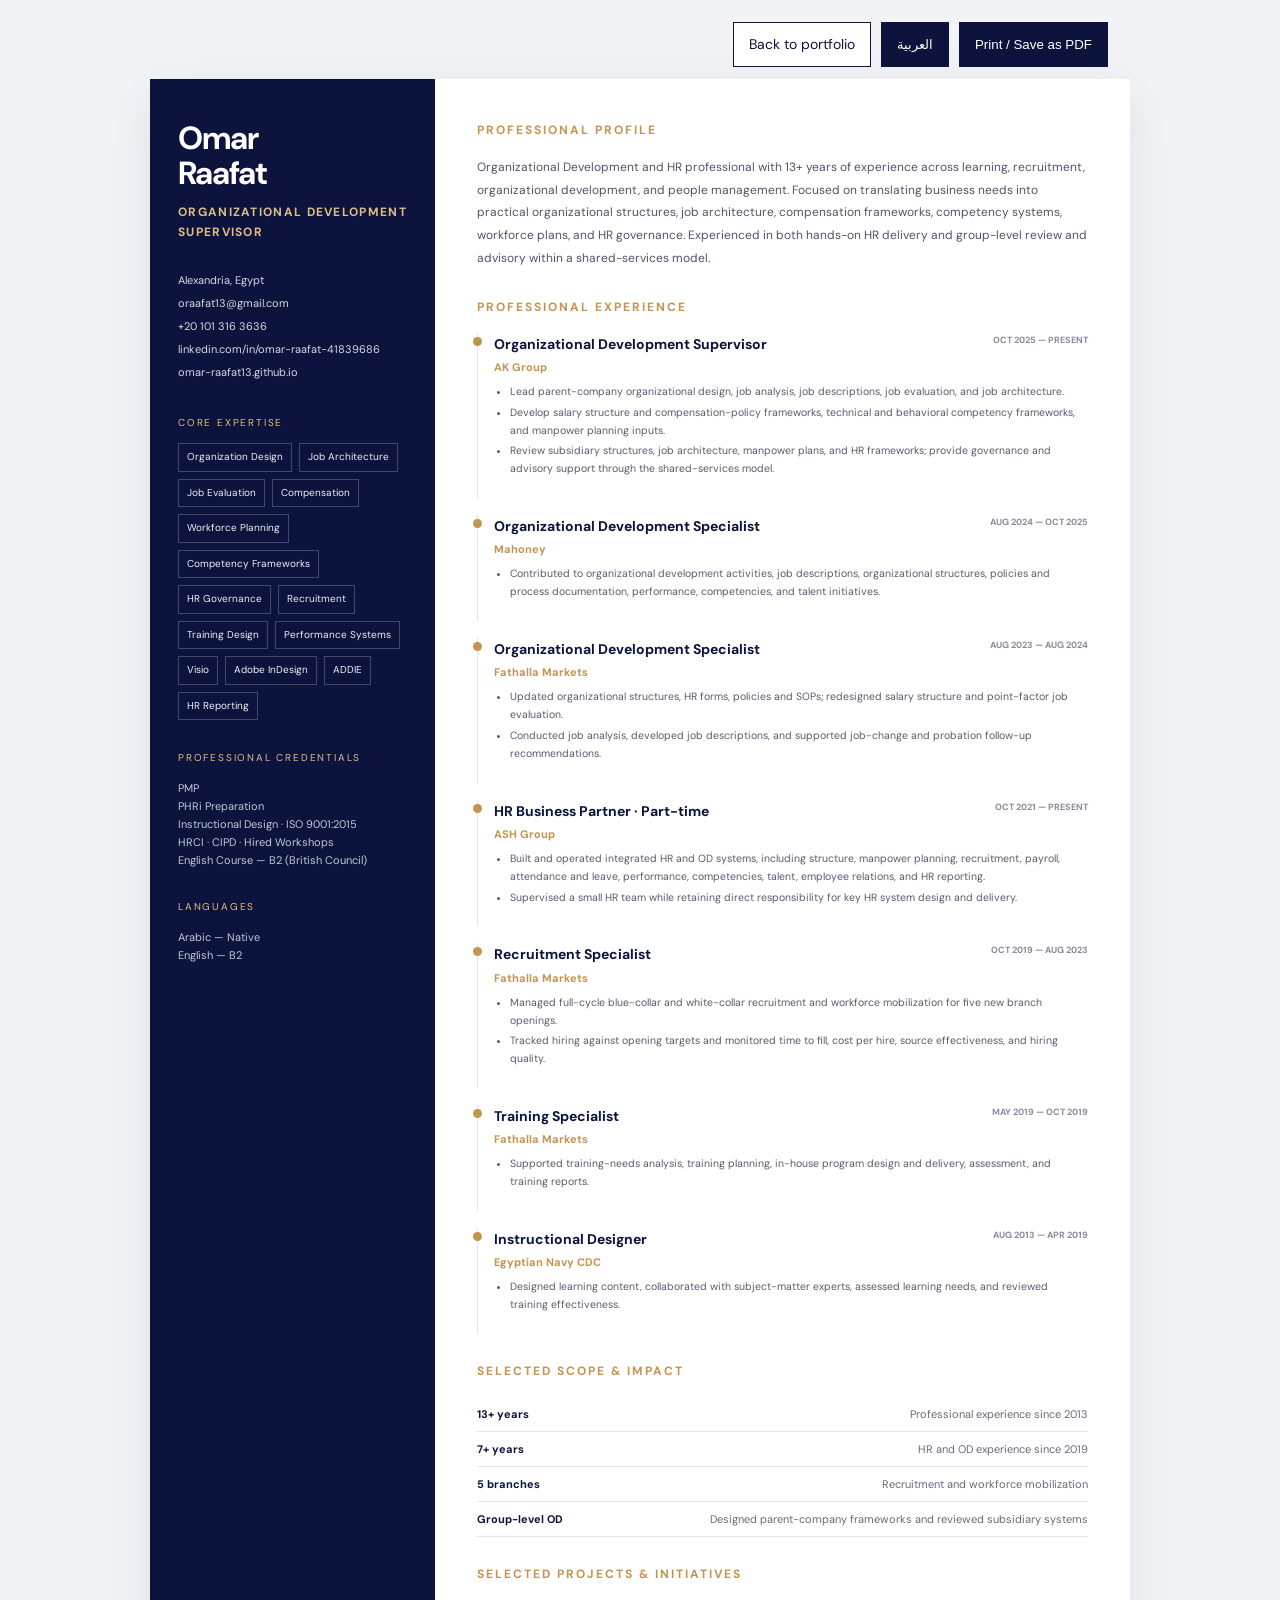
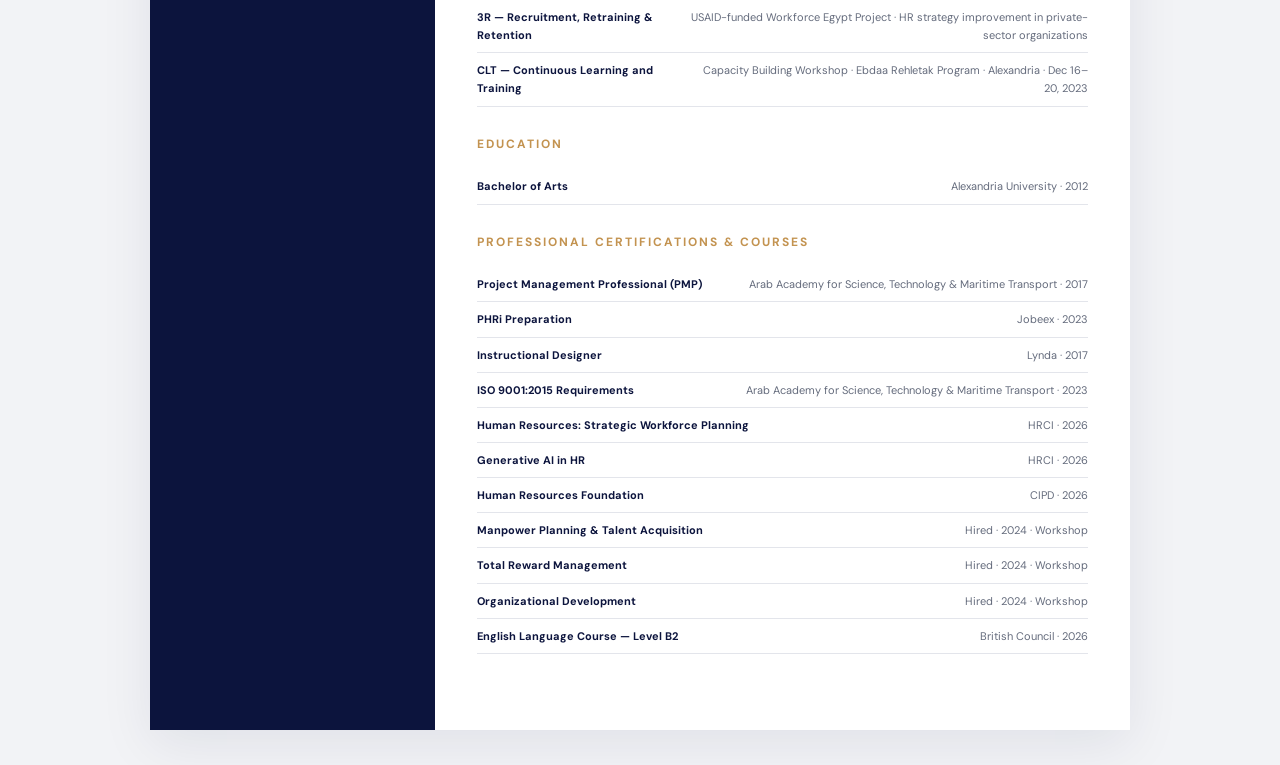
<file: cv.html>
<!DOCTYPE html>
<html lang="en">
<head>
<meta charset="UTF-8">
<meta name="viewport" content="width=device-width, initial-scale=1.0">
<meta name="description" content="Omar Raafat — Professional CV | Organizational Development and HR">
<meta name="theme-color" content="#0c143d">
<title>Omar Raafat | Professional CV</title>
<link rel="preconnect" href="https://fonts.googleapis.com">
<link href="https://fonts.googleapis.com/css2?family=DM+Sans:wght@400;500;600;700&family=Cairo:wght@400;500;600;700&display=swap" rel="stylesheet">
<style>
:root{--navy:#0c143d;--gold:#c39350;--ink:#20263b;--muted:#646b7c;--line:#e3e5eb}
*{box-sizing:border-box}body{margin:0;background:#f2f3f6;color:var(--ink);font:14px/1.65 "DM Sans",Arial,sans-serif}
.toolbar{max-width:980px;margin:22px auto 12px;display:flex;justify-content:flex-end;gap:10px;padding:0 22px}
.toolbar button,.toolbar a{border:1px solid var(--navy);background:var(--navy);color:white;padding:10px 15px;font:600 12px inherit;cursor:pointer;text-decoration:none}
.toolbar .secondary{background:white;color:var(--navy)}
.sheet{max-width:980px;margin:0 auto 35px;background:#fff;box-shadow:0 15px 50px #0c143d14;display:grid;grid-template-columns:285px 1fr;min-height:1120px}
aside{background:var(--navy);color:#fff;padding:42px 28px}
main{padding:42px 42px 48px}
h1{font-size:32px;line-height:1.1;margin:0;color:#fff;letter-spacing:-1px}
.role{margin:12px 0 26px;color:#e0bd86;font-size:12px;font-weight:700;letter-spacing:1.3px;text-transform:uppercase}
.contact{font-size:11px;color:#d6d9e4;line-height:2.1;overflow-wrap:anywhere}
.side-title{margin:30px 0 12px;color:#e0bd86;font-size:10px;letter-spacing:1.8px;text-transform:uppercase}
.skill-list{display:flex;flex-wrap:wrap;gap:7px}
.skill-list span{border:1px solid #ffffff38;padding:5px 8px;font-size:10px;color:#eef0f6}
.side-note{font-size:11px;color:#c2c8d7}
h2{font-size:12px;letter-spacing:2px;color:var(--gold);margin:0 0 15px;text-transform:uppercase}
main>section{margin-bottom:28px}
.summary{font-size:12px;line-height:1.9;color:#4e5568;margin:0}
.job{padding:0 0 17px 16px;border-left:1px solid var(--line);margin:0 0 17px;position:relative}
.job:before{content:"";position:absolute;left:-5px;top:4px;width:9px;height:9px;border-radius:50%;background:var(--gold)}
.job-head{display:flex;justify-content:space-between;gap:12px;align-items:start}
.job h3{font-size:14px;margin:0;color:var(--navy)}
.job .company{font-size:11px;color:var(--gold);font-weight:700;margin:2px 0 7px}
.job time{font-size:9px;color:#858b9a;white-space:nowrap;font-weight:700}
.job ul{margin:0;padding-left:16px;color:#555c6d;font-size:10.5px;line-height:1.7}
.job li{margin-bottom:3px}
.education-row,.credential-row{display:flex;justify-content:space-between;gap:12px;border-bottom:1px solid var(--line);padding:8px 0;font-size:11px}
.education-row b,.credential-row b{color:var(--navy)}
.education-row span,.credential-row span{color:var(--muted);text-align:right}
.actions{font-size:11px;color:var(--muted)}
body[dir=rtl]{font-family:"Cairo",sans-serif}
body[dir=rtl] .sheet{grid-template-columns:285px 1fr}
body[dir=rtl] .job{border-left:0;border-right:1px solid var(--line);padding:0 16px 17px 0}
body[dir=rtl] .job:before{left:auto;right:-5px}
body[dir=rtl] .job ul{padding-left:0;padding-right:16px}
body[dir=rtl] .job time,body[dir=rtl] .education-row span,body[dir=rtl] .credential-row span{text-align:left}
@media(max-width:700px){.sheet{grid-template-columns:1fr;margin:0 10px 20px}.sheet aside{padding:30px 24px}.sheet main{padding:30px 24px}.job-head{flex-direction:column;gap:2px}.toolbar{margin-top:12px}}
@media print{body{background:#fff}.toolbar{display:none}.sheet{margin:0;max-width:none;box-shadow:none;min-height:0;grid-template-columns:255px 1fr}aside{padding:30px 22px}main{padding:30px 32px}h1{font-size:27px}.job{break-inside:avoid}main>section{break-inside:avoid}@page{size:A4;margin:0}}
</style>
</head>
<body>
<div class="toolbar"><a class="secondary" href="index.html" data-en="Back to portfolio" data-ar="العودة إلى الموقع">Back to portfolio</a><button type="button" id="language">العربية</button><button type="button" onclick="window.print()" data-en="Print / Save as PDF" data-ar="طباعة / حفظ PDF">Print / Save as PDF</button></div>
<div class="sheet">
<aside>
<h1>Omar<br>Raafat</h1>
<div class="role" data-en="Organizational Development Supervisor" data-ar="مشرف التطوير المؤسسي">Organizational Development Supervisor</div>
<div class="contact">Alexandria, Egypt<br>oraafat13@gmail.com<br>+20 101 316 3636<br>linkedin.com/in/omar-raafat-41839686<br>omar-raafat13.github.io</div>
<div class="side-title" data-en="Core Expertise" data-ar="مجالات الخبرة">Core Expertise</div>
<div class="skill-list">
<span data-en="Organization Design" data-ar="التصميم التنظيمي">Organization Design</span><span data-en="Job Architecture" data-ar="هندسة الوظائف">Job Architecture</span><span data-en="Job Evaluation" data-ar="تقييم الوظائف">Job Evaluation</span><span data-en="Compensation" data-ar="التعويضات">Compensation</span><span data-en="Workforce Planning" data-ar="تخطيط القوى العاملة">Workforce Planning</span><span data-en="Competency Frameworks" data-ar="أطر الجدارات">Competency Frameworks</span><span data-en="HR Governance" data-ar="حوكمة الموارد البشرية">HR Governance</span><span data-en="Recruitment" data-ar="التوظيف">Recruitment</span><span data-en="Training Design" data-ar="تصميم التدريب">Training Design</span><span data-en="Performance Systems" data-ar="أنظمة الأداء">Performance Systems</span><span>Visio</span><span>Adobe InDesign</span><span>ADDIE</span><span data-en="HR Reporting" data-ar="تقارير الموارد البشرية">HR Reporting</span>
</div>
<div class="side-title" data-en="Professional Credentials" data-ar="الشهادات المهنية">Professional Credentials</div>
<p class="side-note">PMP<br>PHRi Preparation<br>Instructional Design · ISO 9001:2015<br>HRCI · CIPD · Hired Workshops<br>English Course — B2 (British Council)</p>
<div class="side-title" data-en="Languages" data-ar="اللغات">Languages</div>
<p class="side-note" data-en="Arabic — Native<br>English — B2" data-ar="العربية — اللغة الأم<br>الإنجليزية — B2">Arabic — Native<br>English — B2</p>
</aside>
<main>
<section><h2 data-en="Professional Profile" data-ar="الملف المهني">Professional Profile</h2><p class="summary" data-en="Organizational Development and HR professional with 13+ years of experience across learning, recruitment, organizational development, and people management. Focused on translating business needs into practical organizational structures, job architecture, compensation frameworks, competency systems, workforce plans, and HR governance. Experienced in both hands-on HR delivery and group-level review and advisory within a shared-services model." data-ar="متخصص في التطوير المؤسسي والموارد البشرية بخبرة تزيد على 13 عامًا في مجالات التعلم والتوظيف والتطوير المؤسسي وإدارة الأفراد. أركز على تحويل احتياجات الأعمال إلى هياكل تنظيمية عملية وهندسة وظائف وأطر تعويضات وأنظمة جدارات وخطط قوى عاملة وحوكمة للموارد البشرية، مع خبرة في التنفيذ المباشر والمراجعة والدعم الاستشاري على مستوى المجموعة.">Organizational Development and HR professional with 13+ years of experience across learning, recruitment, organizational development, and people management. Focused on translating business needs into practical organizational structures, job architecture, compensation frameworks, competency systems, workforce plans, and HR governance. Experienced in both hands-on HR delivery and group-level review and advisory within a shared-services model.</p></section>
<section><h2 data-en="Professional Experience" data-ar="الخبرات المهنية">Professional Experience</h2>
<div class="job"><div class="job-head"><div><h3 data-en="Organizational Development Supervisor" data-ar="مشرف التطوير المؤسسي">Organizational Development Supervisor</h3><div class="company">AK Group</div></div><time>OCT 2025 — PRESENT</time></div><ul><li data-en="Lead parent-company organizational design, job analysis, job descriptions, job evaluation, and job architecture." data-ar="قيادة التصميم التنظيمي وتحليل الوظائف والأوصاف الوظيفية وتقييم الوظائف وهندسة الوظائف بالشركة الأم.">Lead parent-company organizational design, job analysis, job descriptions, job evaluation, and job architecture.</li><li data-en="Develop salary structure and compensation-policy frameworks, technical and behavioral competency frameworks, and manpower planning inputs." data-ar="تطوير هيكل الرواتب وأطر سياسات التعويضات وأطر الجدارات الفنية والسلوكية ومدخلات تخطيط القوى العاملة.">Develop salary structure and compensation-policy frameworks, technical and behavioral competency frameworks, and manpower planning inputs.</li><li data-en="Review subsidiary structures, job architecture, manpower plans, and HR frameworks; provide governance and advisory support through the shared-services model." data-ar="مراجعة هياكل الشركات التابعة وهندسة الوظائف وخطط القوى العاملة وأطر الموارد البشرية وتقديم الدعم الاستشاري والحوكمي من خلال نموذج الخدمات المشتركة.">Review subsidiary structures, job architecture, manpower plans, and HR frameworks; provide governance and advisory support through the shared-services model.</li></ul></div>
<div class="job"><div class="job-head"><div><h3 data-en="Organizational Development Specialist" data-ar="أخصائي التطوير المؤسسي">Organizational Development Specialist</h3><div class="company">Mahoney</div></div><time>AUG 2024 — OCT 2025</time></div><ul><li data-en="Contributed to organizational development activities, job descriptions, organizational structures, policies and process documentation, performance, competencies, and talent initiatives." data-ar="المساهمة في أنشطة التطوير المؤسسي والأوصاف والهياكل التنظيمية والسياسات وتوثيق العمليات ومبادرات الأداء والجدارات والمواهب.">Contributed to organizational development activities, job descriptions, organizational structures, policies and process documentation, performance, competencies, and talent initiatives.</li></ul></div>
<div class="job"><div class="job-head"><div><h3 data-en="Organizational Development Specialist" data-ar="أخصائي التطوير المؤسسي">Organizational Development Specialist</h3><div class="company">Fathalla Markets</div></div><time>AUG 2023 — AUG 2024</time></div><ul><li data-en="Updated organizational structures, HR forms, policies and SOPs; redesigned salary structure and point-factor job evaluation." data-ar="تحديث الهياكل التنظيمية ونماذج الموارد البشرية والسياسات وإجراءات التشغيل وإعادة تصميم هيكل الرواتب وتقييم الوظائف بنظام العوامل والنقاط.">Updated organizational structures, HR forms, policies and SOPs; redesigned salary structure and point-factor job evaluation.</li><li data-en="Conducted job analysis, developed job descriptions, and supported job-change and probation follow-up recommendations." data-ar="إجراء تحليل الوظائف وإعداد الأوصاف الوظيفية ودعم توصيات التغييرات الوظيفية ومتابعة فترة الاختبار.">Conducted job analysis, developed job descriptions, and supported job-change and probation follow-up recommendations.</li></ul></div>
<div class="job"><div class="job-head"><div><h3 data-en="HR Business Partner · Part-time" data-ar="شريك أعمال الموارد البشرية · دوام جزئي">HR Business Partner · Part-time</h3><div class="company">ASH Group</div></div><time>OCT 2021 — PRESENT</time></div><ul><li data-en="Built and operated integrated HR and OD systems, including structure, manpower planning, recruitment, payroll, attendance and leave, performance, competencies, talent, employee relations, and HR reporting." data-ar="تصميم وتشغيل أنظمة متكاملة للموارد البشرية والتطوير المؤسسي تشمل الهيكل وتخطيط القوى العاملة والتوظيف والرواتب والحضور والإجازات والأداء والجدارات والمواهب وعلاقات الموظفين والتقارير.">Built and operated integrated HR and OD systems, including structure, manpower planning, recruitment, payroll, attendance and leave, performance, competencies, talent, employee relations, and HR reporting.</li><li data-en="Supervised a small HR team while retaining direct responsibility for key HR system design and delivery." data-ar="الإشراف على فريق موارد بشرية صغير مع الاحتفاظ بالمسؤولية المباشرة عن تصميم وتنفيذ أنظمة الموارد البشرية الرئيسية.">Supervised a small HR team while retaining direct responsibility for key HR system design and delivery.</li></ul></div>
<div class="job"><div class="job-head"><div><h3 data-en="Recruitment Specialist" data-ar="أخصائي توظيف">Recruitment Specialist</h3><div class="company">Fathalla Markets</div></div><time>OCT 2019 — AUG 2023</time></div><ul><li data-en="Managed full-cycle blue-collar and white-collar recruitment and workforce mobilization for five new branch openings." data-ar="إدارة دورة التوظيف الكاملة للوظائف التشغيلية والإدارية وتجهيز القوى العاملة لافتتاح خمسة فروع جديدة.">Managed full-cycle blue-collar and white-collar recruitment and workforce mobilization for five new branch openings.</li><li data-en="Tracked hiring against opening targets and monitored time to fill, cost per hire, source effectiveness, and hiring quality." data-ar="متابعة التعيينات مقابل مستهدفات الافتتاح ومؤشرات وقت شغل الوظيفة وتكلفة التعيين وفاعلية مصادر التوظيف وجودة التعيين.">Tracked hiring against opening targets and monitored time to fill, cost per hire, source effectiveness, and hiring quality.</li></ul></div>
<div class="job"><div class="job-head"><div><h3 data-en="Training Specialist" data-ar="أخصائي تدريب">Training Specialist</h3><div class="company">Fathalla Markets</div></div><time>MAY 2019 — OCT 2019</time></div><ul><li data-en="Supported training-needs analysis, training planning, in-house program design and delivery, assessment, and training reports." data-ar="دعم تحليل الاحتياجات التدريبية والتخطيط وتصميم وتنفيذ البرامج الداخلية والتقييم وتقارير التدريب.">Supported training-needs analysis, training planning, in-house program design and delivery, assessment, and training reports.</li></ul></div>
<div class="job"><div class="job-head"><div><h3 data-en="Instructional Designer" data-ar="مصمم تعليمي">Instructional Designer</h3><div class="company">Egyptian Navy CDC</div></div><time>AUG 2013 — APR 2019</time></div><ul><li data-en="Designed learning content, collaborated with subject-matter experts, assessed learning needs, and reviewed training effectiveness." data-ar="تصميم المحتوى التعليمي والتعاون مع الخبراء وتقييم الاحتياجات التعليمية ومراجعة فاعلية التدريب.">Designed learning content, collaborated with subject-matter experts, assessed learning needs, and reviewed training effectiveness.</li></ul></div>
</section>
<section><h2 data-en="Selected Scope & Impact" data-ar="نطاق العمل والأثر">Selected Scope & Impact</h2><div class="credential-row"><b>13+ years</b><span data-en="Professional experience since 2013" data-ar="خبرة مهنية منذ 2013">Professional experience since 2013</span></div><div class="credential-row"><b>7+ years</b><span data-en="HR and OD experience since 2019" data-ar="خبرة في الموارد البشرية والتطوير المؤسسي منذ 2019">HR and OD experience since 2019</span></div><div class="credential-row"><b>5 branches</b><span data-en="Recruitment and workforce mobilization" data-ar="التوظيف وتجهيز القوى العاملة">Recruitment and workforce mobilization</span></div><div class="credential-row"><b>Group-level OD</b><span data-en="Designed parent-company frameworks and reviewed subsidiary systems" data-ar="تصميم أطر الشركة الأم ومراجعة أنظمة الشركات التابعة">Designed parent-company frameworks and reviewed subsidiary systems</span></div></section>
<section id="selected-projects"><h2 data-en="Selected Projects & Initiatives" data-ar="مشروعات ومبادرات مختارة">Selected Projects & Initiatives</h2>
<div class="credential-row"><b>3R — Recruitment, Retraining & Retention</b><span data-en="USAID-funded Workforce Egypt Project · HR strategy improvement in private-sector organizations" data-ar="مشروع قوى عاملة مصر الممول من USAID · تحسين استراتيجيات الموارد البشرية في مؤسسات القطاع الخاص">USAID-funded Workforce Egypt Project · HR strategy improvement in private-sector organizations</span></div>
<div class="credential-row"><b>CLT — Continuous Learning and Training</b><span data-en="Capacity Building Workshop · Ebdaa Rehletak Program · Alexandria · Dec 16–20, 2023" data-ar="ورشة بناء القدرات · برنامج ابدأ رحلتك · الإسكندرية · 16–20 ديسمبر 2023">Capacity Building Workshop · Ebdaa Rehletak Program · Alexandria · Dec 16–20, 2023</span></div>
</section>
<section><h2 data-en="Education" data-ar="التعليم">Education</h2><div class="education-row"><b data-en="Bachelor of Arts" data-ar="ليسانس الآداب">Bachelor of Arts</b><span>Alexandria University · 2012</span></div></section>
<section><h2 data-en="Professional Certifications & Courses" data-ar="الشهادات والدورات المهنية">Professional Certifications & Courses</h2>
<div class="education-row"><b>Project Management Professional (PMP)</b><span>Arab Academy for Science, Technology & Maritime Transport · 2017</span></div>
<div class="education-row"><b>PHRi Preparation</b><span>Jobeex · 2023</span></div>
<div class="education-row"><b>Instructional Designer</b><span>Lynda · 2017</span></div>
<div class="education-row"><b>ISO 9001:2015 Requirements</b><span>Arab Academy for Science, Technology & Maritime Transport · 2023</span></div>
<div class="education-row"><b>Human Resources: Strategic Workforce Planning</b><span>HRCI · 2026</span></div>
<div class="education-row"><b>Generative AI in HR</b><span>HRCI · 2026</span></div>
<div class="education-row"><b>Human Resources Foundation</b><span>CIPD · 2026</span></div>
<div class="education-row"><b>Manpower Planning & Talent Acquisition</b><span>Hired · 2024 · Workshop</span></div>
<div class="education-row"><b>Total Reward Management</b><span>Hired · 2024 · Workshop</span></div>
<div class="education-row"><b>Organizational Development</b><span>Hired · 2024 · Workshop</span></div>
<div class="education-row"><b>English Language Course — Level B2</b><span>British Council · 2026</span></div>
</section>
</main>
</div>
<script>
const toggle=document.getElementById("language");
function setLang(lang){document.documentElement.lang=lang;document.body.dir=lang==="ar"?"rtl":"ltr";document.querySelectorAll("[data-en][data-ar]").forEach(el=>el.innerHTML=el.dataset[lang]);toggle.textContent=lang==="en"?"العربية":"English";}
toggle.addEventListener("click",()=>setLang(document.documentElement.lang==="en"?"ar":"en"));
</script>
</body>
</html>
</file>
<file: styles.css>
@import url('https://fonts.googleapis.com/css2?family=DM+Sans:wght@400;500;600;700&family=Cairo:wght@400;500;600;700;800&display=swap');
:root{--navy:#0c143d;--navy2:#111d4d;--gold:#c39350;--gold2:#e0b56d;--ink:#17213d;--muted:#697187;--line:#e7e9ef;--paper:#fff;--soft:#f5f6f9;--font:"DM Sans",sans-serif}
*{box-sizing:border-box}html{scroll-behavior:smooth;scroll-padding-top:90px}body{margin:0;color:var(--ink);font-family:var(--font);background:var(--paper);line-height:1.65}a{color:inherit;text-decoration:none}button{font:inherit}.site-header{height:82px;padding:0 7.2%;display:flex;align-items:center;justify-content:space-between;background:#fff;position:sticky;top:0;z-index:20;border-bottom:1px solid rgba(12,20,61,.08)}.brand{display:flex;align-items:center;gap:11px;color:var(--navy);font-size:12px;letter-spacing:2px}.brand>span{width:34px;height:34px;background:var(--navy);color:var(--gold2);display:grid;place-items:center;font-weight:700;letter-spacing:0;font-size:13px}.desktop-nav{display:flex;gap:30px}.desktop-nav a{font-size:12px;color:#5f6679;transition:.2s}.desktop-nav a:hover,.text-link:hover{color:var(--gold)}.header-actions{display:flex;align-items:center;gap:17px}.lang-toggle{border:0;background:transparent;color:var(--navy);font-weight:700;cursor:pointer;font-size:12px}.header-cta{background:var(--navy);color:#fff;padding:11px 17px;font-size:11px;letter-spacing:.3px}.hero{background:var(--navy);color:#fff;min-height:650px;padding:95px 10% 90px;display:grid;grid-template-columns:1.12fr .88fr;align-items:center;gap:7%;position:relative;overflow:hidden}.hero:before{content:"";position:absolute;inset:0;background:linear-gradient(115deg,rgba(12,20,61,1) 25%,rgba(17,29,77,.93) 100%);pointer-events:none}.hero-glow{position:absolute;width:550px;height:550px;border-radius:50%;border:1px solid rgba(195,147,80,.15);right:8%;top:8%;box-shadow:0 0 0 55px rgba(195,147,80,.025),0 0 0 110px rgba(195,147,80,.02)}.hero-copy,.hero-visual{position:relative;z-index:1}.eyebrow,.section-kicker{display:flex;align-items:center;gap:12px;color:var(--gold);font-size:10px;font-weight:700;letter-spacing:2px}.eyebrow-line{width:35px;height:1px;background:var(--gold)}h1{font-size:clamp(40px,5vw,66px);line-height:1.09;letter-spacing:-2.6px;font-weight:600;max-width:690px;margin:24px 0}.hero-lead{color:#c6cad7;font-size:15px;line-height:1.9;max-width:550px}.hero-actions{display:flex;align-items:center;gap:27px;margin-top:32px}.button{display:inline-flex;align-items:center;gap:24px;padding:15px 20px;font-size:11px;font-weight:700}.button-gold{background:var(--gold);color:#101735}.button-gold:hover{background:var(--gold2)}.text-link{font-size:11px;color:#fff}.hero-proof{display:flex;gap:37px;margin-top:62px;padding-top:23px;border-top:1px solid rgba(255,255,255,.16);max-width:470px}.hero-proof div{display:flex;flex-direction:column}.hero-proof strong{font-size:21px;color:var(--gold2);line-height:1.2}.hero-proof span{font-size:9px;color:#b9bfd0;margin-top:6px}.portrait-frame{padding:13px;border:1px solid rgba(224,181,109,.6);position:relative;max-width:390px;margin-left:auto;background:rgba(255,255,255,.04)}.portrait-topline,.portrait-caption{display:flex;justify-content:space-between;color:#e4c18c;font-size:8px;letter-spacing:1.3px;padding:4px 2px 11px}.portrait-frame img{display:block;width:100%;height:410px;object-fit:cover;object-position:center 22%;filter:saturate(.85)}.portrait-caption{padding:12px 2px 2px;color:#d5d8e2}.floating-note{position:absolute;bottom:52px;left:-42px;background:#fff;color:var(--navy);padding:14px 18px;box-shadow:0 15px 40px #050b2580;font-size:10px;font-weight:600;display:flex;align-items:center;gap:10px}.note-dot{width:7px;height:7px;border-radius:50%;background:var(--gold)}.hero-index{position:absolute;bottom:30px;right:7.2%;font-size:10px;color:#aab0c2;letter-spacing:2px}.hero-index span{color:var(--gold);padding:0 8px}.section{padding:105px 10%}.section-kicker{margin-bottom:45px}.section-kicker>span:first-child{color:#a3a9b7}.intro-content{display:grid;grid-template-columns:1.1fr .9fr;gap:10%;align-items:start}.intro h2,.section-heading h2,.credentials h2{font-size:clamp(30px,3.5vw,46px);line-height:1.2;letter-spacing:-1.5px;font-weight:600;margin:0}.intro-text{color:var(--muted);font-size:13px;line-height:1.95}.intro-text p:first-child{margin-top:0}.inline-link{display:inline-block;color:var(--navy);font-weight:700;font-size:12px;border-bottom:1px solid var(--gold);padding-bottom:5px;margin-top:8px}.inline-link span{color:var(--gold);padding-left:10px}.dark-section{background:var(--navy);color:#fff}.light{color:var(--gold2)}.section-heading{display:flex;align-items:end;justify-content:space-between;gap:50px;margin-bottom:45px}.section-heading h2{max-width:620px}.section-heading>p{max-width:360px;color:var(--muted);font-size:12px;line-height:1.9;margin:0}.dark-section .section-heading>p{color:#aeb5c9}.expertise-grid{display:grid;grid-template-columns:repeat(3,1fr);border-top:1px solid rgba(255,255,255,.16);border-left:1px solid rgba(255,255,255,.16)}.expertise-card{padding:28px 26px 30px;min-height:230px;border-right:1px solid rgba(255,255,255,.16);border-bottom:1px solid rgba(255,255,255,.16);position:relative}.expertise-card>span{position:absolute;right:22px;top:22px;color:#7e87a5;font-size:10px}.card-icon{color:var(--gold2);font-size:26px;height:45px}.expertise-card h3{font-size:16px;font-weight:600;margin:13px 0 8px}.expertise-card p{color:#aeb5c9;font-size:11px;line-height:1.8;max-width:270px;margin:0}.project-heading{margin-bottom:38px}.project-grid{display:grid;grid-template-columns:repeat(2,1fr);gap:24px}.project-card{border:1px solid var(--line);background:#fff;transition:.25s}.project-card:hover{transform:translateY(-4px);box-shadow:0 16px 40px rgba(12,20,61,.08)}.project-meta{display:flex;justify-content:space-between;padding:17px 19px;color:#9299a9;font-size:9px;letter-spacing:1.3px}.project-art{height:190px;margin:0 18px;background:#f2f3f7;position:relative;overflow:hidden;display:flex;align-items:center;justify-content:center}.project-info{padding:21px 20px 23px;display:flex;justify-content:space-between;gap:18px}.project-info h3{font-size:16px;margin:0 0 7px;color:var(--navy)}.project-info p{font-size:11px;line-height:1.8;color:var(--muted);margin:0;max-width:490px}.project-arrow{font-size:19px;color:var(--gold);padding-top:2px}.project-featured{grid-column:span 2}.project-featured .project-art{height:225px}.art-structure{background:linear-gradient(135deg,#f0f1f6,#e7eaf1)}.org-node{background:var(--navy);color:#fff;padding:12px 25px;font-size:10px;letter-spacing:1.5px;position:absolute;top:36px}.org-branches{position:absolute;top:83px;width:52%;height:42px;border-top:1px solid var(--gold);display:flex;justify-content:space-between}.org-branches i{height:42px;border-left:1px solid var(--gold)}.org-row{position:absolute;top:126px;width:68%;display:flex;justify-content:space-between;gap:12px}.org-row b{background:#fff;border:1px solid #d6d9e2;color:var(--navy);padding:12px 18px;font-size:9px;letter-spacing:1px}.art-pay{background:#111d4d;gap:25px;flex-direction:column}.pay-bars{display:flex;align-items:end;gap:12px;height:100px}.pay-bars i{display:block;width:30px;background:var(--gold);height:35%}.pay-bars i:nth-child(2){height:52%}.pay-bars i:nth-child(3){height:68%}.pay-bars i:nth-child(4){height:82%}.pay-bars i:nth-child(5){height:100%}.pay-label{color:#d9deeb;font-size:9px;letter-spacing:2px}.art-performance{background:#f2f3f7;flex-direction:column;gap:18px}.metric{display:flex;align-items:center;gap:15px;color:var(--navy)}.metric strong{font-size:35px;color:var(--gold)}.metric span{font-size:9px;letter-spacing:1.5px}.metric-line{width:55%;height:2px;background:linear-gradient(90deg,var(--gold) 70%,#d7dbe5 70%)}.metric-dots{display:flex;gap:26px}.metric-dots i{width:12px;height:12px;border:2px solid var(--gold);border-radius:50%;background:#fff}.art-governance{background:#f3f4f8}.doc-stack{position:relative;width:150px;height:125px;background:#fff;border:1px solid #dce0e9;box-shadow:12px 10px 0 #e0e3eb,24px 20px 0 #d3d8e4;display:flex;flex-direction:column;justify-content:center;padding:20px}.doc-stack i{height:3px;background:#d6dbe5;margin:5px 0;width:80%}.doc-stack b{font-size:13px;color:var(--navy);line-height:1.35;margin-top:8px}.art-workforce{background:#111d4d;flex-direction:column;gap:20px}.people-grid{font-size:22px;line-height:1.8;letter-spacing:10px;color:var(--gold2);text-align:center}.workforce-caption{font-size:9px;letter-spacing:2px;color:#d8ddeb}.art-analytics{background:#f2f3f7;flex-direction:column;gap:18px}.chart-head{font-size:10px;letter-spacing:2px;color:var(--navy)}.chart-columns{height:100px;display:flex;align-items:end;gap:12px}.chart-columns i{width:22px;background:var(--gold);height:40%}.chart-columns i:nth-child(2){height:60%}.chart-columns i:nth-child(3){height:50%}.chart-columns i:nth-child(4){height:80%}.chart-columns i:nth-child(5){height:68%}.chart-columns i:nth-child(6){height:95%}.chart-foot{display:flex;gap:25px;color:#777f93;font-size:8px;letter-spacing:1px}.confidential-note{display:flex;gap:10px;align-items:start;margin-top:25px;color:#858c9d;font-size:10px}.confidential-note span:first-child{color:var(--gold)}.soft-section{background:var(--soft)}.timeline{border-top:1px solid #dfe2e9}.timeline-item{display:grid;grid-template-columns:220px 1fr;gap:50px;padding:27px 0;border-bottom:1px solid #dfe2e9}.timeline-date{font-size:10px;letter-spacing:1px;color:var(--gold);font-weight:700;padding-top:5px}.timeline-body{position:relative;padding-left:24px;border-left:1px solid #cbd0dc}.timeline-body:before{content:"";position:absolute;left:-5px;top:5px;width:9px;height:9px;border-radius:50%;background:var(--gold);box-shadow:0 0 0 5px var(--soft)}.timeline-body h3{font-size:16px;margin:0;color:var(--navy)}.timeline-body h4{font-size:11px;color:var(--gold);margin:3px 0 8px}.timeline-body p{font-size:11px;color:var(--muted);line-height:1.9;margin:0;max-width:760px}.credentials-layout{display:grid;grid-template-columns:.8fr 1.2fr;gap:10%}.credentials-layout>div:first-child>p{font-size:12px;color:var(--muted);max-width:330px;line-height:1.9}.credential-list{border-top:1px solid var(--line)}.credential{display:grid;grid-template-columns:90px 1fr;gap:5px 18px;padding:18px 0;border-bottom:1px solid var(--line);align-items:center}.credential>b{grid-row:span 2;color:var(--gold);font-size:15px}.credential>span{font-size:12px;color:var(--navy);font-weight:600}.credential small{font-size:10px;color:#8a91a1}.contact-section{background:var(--navy);color:#fff;padding:85px 10%;position:relative;overflow:hidden}.contact-inner{position:relative;z-index:1;max-width:800px}.contact-inner h2{font-size:clamp(32px,4.5vw,55px);line-height:1.17;letter-spacing:-1.5px;max-width:780px;margin:0 0 20px}.contact-inner>p{color:#b9c0d2;font-size:12px;max-width:500px}.contact-links{display:flex;flex-wrap:wrap;gap:14px 30px;margin-top:35px}.contact-links a{font-size:11px;color:#fff;border-bottom:1px solid rgba(255,255,255,.25);padding-bottom:7px}.contact-links a span{color:var(--gold);padding-left:8px}.contact-mark{position:absolute;right:8%;bottom:-105px;font-size:300px;line-height:1;color:rgba(255,255,255,.035);font-weight:700;letter-spacing:-25px}.site-footer{padding:24px 7.2%;display:flex;justify-content:space-between;align-items:center}.footer-brand{font-size:10px}.footer-brand>span{width:28px;height:28px}.site-footer p,.back-top{font-size:10px;color:#81889a}.back-top:hover{color:var(--gold)}
body[dir=rtl]{font-family:"Cairo",sans-serif}body[dir=rtl] .desktop-nav,body[dir=rtl] .header-actions{direction:rtl}body[dir=rtl] .hero,body[dir=rtl] .section,body[dir=rtl] .contact-section{direction:rtl}body[dir=rtl] .hero-copy,body[dir=rtl] .intro-content,body[dir=rtl] .section-heading,body[dir=rtl] .project-grid,body[dir=rtl] .timeline,body[dir=rtl] .credentials-layout{direction:rtl}body[dir=rtl] .eyebrow,body[dir=rtl] .section-kicker{letter-spacing:0}body[dir=rtl] .floating-note{left:auto;right:-42px}body[dir=rtl] .timeline-body{padding-left:0;padding-right:24px;border-left:0;border-right:1px solid #cbd0dc}body[dir=rtl] .timeline-body:before{left:auto;right:-5px}body[dir=rtl] .credential{grid-template-columns:90px 1fr}body[dir=rtl] .project-arrow{transform:scaleX(-1)}body[dir=rtl] .hero-index{right:auto;left:7.2%}
@media(max-width:900px){.site-header{padding:0 5%;height:72px}.desktop-nav{gap:14px}.desktop-nav a{font-size:10px}.hero{padding:75px 7%;gap:5%}.section{padding:80px 7%}.hero-proof{gap:22px}.portrait-frame img{height:350px}.expertise-card{padding:23px 18px}.section-heading{align-items:start;flex-direction:column;gap:15px}.timeline-item{grid-template-columns:170px 1fr;gap:25px}}
@media(max-width:650px){.site-header{height:66px}.brand{font-size:10px}.brand>span{width:30px;height:30px}.desktop-nav{display:none}.header-actions{gap:10px}.header-cta{padding:9px 11px;font-size:10px}.hero{grid-template-columns:1fr;padding:65px 7% 75px;gap:45px}.hero h1{font-size:43px;letter-spacing:-1.7px}.hero-lead{font-size:13px}.hero-proof{margin-top:38px}.hero-proof strong{font-size:18px}.hero-proof span{font-size:8px}.hero-visual{max-width:350px;width:90%;margin:auto}.portrait-frame img{height:360px}.floating-note{left:-20px;bottom:48px;font-size:9px;padding:11px 12px}.hero-index{bottom:20px}.section{padding:68px 7%}.section-kicker{margin-bottom:30px}.intro-content,.credentials-layout{grid-template-columns:1fr;gap:22px}.intro h2,.section-heading h2,.credentials h2{font-size:34px}.intro-text{font-size:12px}.expertise-grid{grid-template-columns:1fr 1fr}.expertise-card{min-height:215px;padding:20px 15px}.expertise-card h3{font-size:14px}.expertise-card p{font-size:10px}.project-grid{grid-template-columns:1fr}.project-featured{grid-column:auto}.project-featured .project-art,.project-art{height:180px}.project-info h3{font-size:14px}.timeline-item{grid-template-columns:1fr;gap:10px;padding:22px 0}.timeline-date{padding-left:24px}.timeline-body p{font-size:10px}.credential{grid-template-columns:62px 1fr;gap:4px 12px}.credential>b{font-size:13px}.credential>span{font-size:11px}.contact-section{padding:70px 7%}.contact-inner h2{font-size:36px}.contact-links{gap:15px 20px}.site-footer{padding:20px 7%;flex-wrap:wrap;gap:12px}.site-footer p{order:3;width:100%;margin:0}body[dir=rtl] .floating-note{right:-20px;left:auto}body[dir=rtl] .timeline-date{padding-left:0;padding-right:24px}}


/* ===== Premium motion layer ===== */
:root{--motion-ease:cubic-bezier(.22,.68,0,1);--motion-fast:220ms;--motion-medium:650ms}
html{scroll-behavior:smooth}
.site-header{transition:box-shadow .3s ease,background-color .3s ease}
.site-header.is-scrolled{box-shadow:0 8px 28px rgba(12,20,61,.08);background:rgba(255,255,255,.96);backdrop-filter:blur(12px)}
.desktop-nav a{position:relative}
.desktop-nav a:after{content:"";position:absolute;left:0;right:0;bottom:-8px;height:1px;background:var(--gold);transform:scaleX(0);transform-origin:left;transition:transform .28s var(--motion-ease)}
.desktop-nav a:hover:after,.desktop-nav a.is-active:after{transform:scaleX(1)}
.hero-copy>*{animation:hero-rise .8s var(--motion-ease) both}
.hero-copy>.eyebrow{animation-delay:.08s}
.hero-copy>h1{animation-delay:.18s}
.hero-copy>.hero-lead{animation-delay:.28s}
.hero-copy>.hero-actions{animation-delay:.38s}
.hero-copy>.hero-proof{animation-delay:.48s}
.hero-visual{animation:hero-visual-in 1s .22s var(--motion-ease) both}
.hero-glow{animation:glow-breathe 12s ease-in-out infinite alternate}
.floating-note{animation:note-float 5s ease-in-out infinite}
.portrait-frame{transition:transform .6s var(--motion-ease),box-shadow .6s ease}
.portrait-frame:hover{transform:translateY(-5px);box-shadow:0 24px 60px rgba(0,0,0,.18)}
.button,.header-cta,.inline-link,.project-arrow{transition:transform .25s var(--motion-ease),background-color .25s ease,color .25s ease,box-shadow .25s ease}
.button:hover,.header-cta:hover{transform:translateY(-3px);box-shadow:0 10px 24px rgba(195,147,80,.2)}
.expertise-card,.project-card{will-change:transform}
.expertise-card{transition:background-color .35s ease,transform .35s var(--motion-ease),box-shadow .35s ease}
.expertise-card:hover{background:rgba(255,255,255,.045);transform:translateY(-5px)}
.expertise-card .card-icon{transition:transform .35s var(--motion-ease),color .35s ease}
.expertise-card:hover .card-icon{transform:translateY(-4px) scale(1.08);color:#f0c77e}
.project-card{transition:transform .35s var(--motion-ease),box-shadow .35s ease,border-color .35s ease}
.project-card:hover{transform:translateY(-7px);box-shadow:0 22px 48px rgba(12,20,61,.12);border-color:rgba(195,147,80,.5)}
.project-art>div,.project-art .doc-stack,.project-art .pay-bars i,.project-art .chart-columns i{transition:transform .5s var(--motion-ease)}
.project-card:hover .org-node,.project-card:hover .doc-stack{transform:translateY(-4px)}
.project-card:hover .pay-bars i,.project-card:hover .chart-columns i{transform:scaleY(1.06);transform-origin:bottom}
.timeline-body:before{transition:box-shadow .3s ease,transform .3s ease}
.timeline-item:hover .timeline-body:before{transform:scale(1.3);box-shadow:0 0 0 7px rgba(195,147,80,.13)}
.credential{transition:padding .3s var(--motion-ease),background-color .3s ease}
.credential:hover{padding-left:10px;background:rgba(195,147,80,.045)}
body[dir=rtl] .credential:hover{padding-left:0;padding-right:10px}
.back-top{transition:color .25s ease,transform .25s ease}
.back-top:hover{transform:translateY(-3px)}
.motion-progress{position:fixed;z-index:50;top:0;left:0;height:2px;width:100%;pointer-events:none;background:transparent}
.motion-progress span{display:block;width:100%;height:100%;background:var(--gold);transform:scaleX(0);transform-origin:left center}
body[dir=rtl] .motion-progress span{transform-origin:right center}
.motion-ready [data-reveal]{opacity:0;transform:translateY(24px);transition:opacity .72s var(--motion-ease),transform .72s var(--motion-ease);transition-delay:var(--reveal-delay,0ms)}
.motion-ready [data-reveal="left"]{transform:translateX(-28px)}
.motion-ready [data-reveal="right"]{transform:translateX(28px)}
.motion-ready [data-reveal].is-visible{opacity:1;transform:translate(0,0)}
@keyframes hero-rise{from{opacity:0;transform:translateY(22px)}to{opacity:1;transform:translateY(0)}}
@keyframes hero-visual-in{from{opacity:0;transform:translateY(20px) scale(.975)}to{opacity:1;transform:translateY(0) scale(1)}}
@keyframes glow-breathe{from{transform:scale(.96);opacity:.7}to{transform:scale(1.05);opacity:1}}
@keyframes note-float{0%,100%{transform:translateY(0)}50%{transform:translateY(-8px)}}
@media(prefers-reduced-motion:reduce){html{scroll-behavior:auto}*,*:before,*:after{animation-duration:.01ms!important;animation-iteration-count:1!important;transition-duration:.01ms!important;scroll-behavior:auto!important}.motion-ready [data-reveal]{opacity:1!important;transform:none!important}}


/* ===== Enhanced, more visible motion pass ===== */
:root{--reveal-distance:42px;--reveal-duration:900ms}
.motion-ready [data-reveal]{
  opacity:0;
  transform:translate3d(0,var(--reveal-distance),0) scale(.985);
  transition:opacity var(--reveal-duration) cubic-bezier(.16,1,.3,1),
             transform var(--reveal-duration) cubic-bezier(.16,1,.3,1);
  transition-delay:var(--reveal-delay,0ms);
  will-change:opacity,transform
}
.motion-ready [data-reveal="left"]{transform:translate3d(-48px,0,0) scale(.985)}
.motion-ready [data-reveal="right"]{transform:translate3d(48px,0,0) scale(.985)}
.motion-ready [data-reveal].is-visible{opacity:1;transform:translate3d(0,0,0) scale(1)}
.hero-visual{perspective:1000px}
.portrait-frame{transform-style:preserve-3d}
.portrait-frame img{animation:portrait-settle 1.4s .25s cubic-bezier(.16,1,.3,1) both}
.floating-note{animation:note-float 3.4s ease-in-out infinite;box-shadow:0 18px 45px rgba(5,11,37,.34)}
.hero-glow{animation:glow-breathe 6s ease-in-out infinite alternate}
.hero-proof strong{display:inline-block;transition:color .3s ease,transform .3s ease}
.hero-proof div:hover strong{color:#fff;transform:translateY(-4px) scale(1.08)}
.section-kicker>span:first-child{display:inline-block;transition:transform .4s ease,color .4s ease}
.section-kicker:hover>span:first-child{transform:translateX(6px);color:var(--gold)}
.expertise-card{transition:background-color .4s ease,transform .5s cubic-bezier(.16,1,.3,1),box-shadow .5s ease}
.expertise-card:hover{transform:translateY(-10px) scale(1.015);box-shadow:0 18px 38px rgba(0,0,0,.16)}
.project-card{overflow:hidden;transition:transform .55s cubic-bezier(.16,1,.3,1),box-shadow .55s ease,border-color .4s ease}
.project-card:hover{transform:translateY(-10px) scale(1.012)}
.project-art{transition:background-position .8s ease}
.project-card:hover .project-art{background-position:100% 100%}
.org-node{animation:node-bob 4s ease-in-out infinite}
.org-branches{animation:branch-glow 3s ease-in-out infinite alternate}
.pay-bars i{animation:bar-breathe 2.2s ease-in-out infinite alternate;transform-origin:bottom}
.pay-bars i:nth-child(2),.chart-columns i:nth-child(2){animation-delay:.18s}
.pay-bars i:nth-child(3),.chart-columns i:nth-child(3){animation-delay:.36s}
.pay-bars i:nth-child(4),.chart-columns i:nth-child(4){animation-delay:.54s}
.pay-bars i:nth-child(5),.chart-columns i:nth-child(5){animation-delay:.72s}
.chart-columns i{animation:bar-breathe 2.4s ease-in-out infinite alternate;transform-origin:bottom}
.metric-line{transform-origin:left center;animation:line-sweep 3.5s ease-in-out infinite}
.metric-dots i{animation:dot-pulse 2.4s ease-in-out infinite}
.metric-dots i:nth-child(2){animation-delay:.3s}.metric-dots i:nth-child(3){animation-delay:.6s}.metric-dots i:nth-child(4){animation-delay:.9s}
.doc-stack{animation:doc-hover 4s ease-in-out infinite}
.people-grid{animation:people-glow 3s ease-in-out infinite alternate}
.timeline-body:before{animation:timeline-pulse 3s ease-in-out infinite}
.contact-mark{animation:mark-drift 9s ease-in-out infinite alternate}
@keyframes portrait-settle{from{opacity:.45;transform:scale(1.055);filter:saturate(.5)}to{opacity:1;transform:scale(1);filter:saturate(.85)}}
@keyframes node-bob{0%,100%{transform:translateY(0)}50%{transform:translateY(-6px)}}
@keyframes branch-glow{from{filter:drop-shadow(0 0 0 rgba(195,147,80,0))}to{filter:drop-shadow(0 0 5px rgba(195,147,80,.55))}}
@keyframes bar-breathe{from{transform:scaleY(.82);opacity:.72}to{transform:scaleY(1);opacity:1}}
@keyframes line-sweep{0%,100%{transform:scaleX(.55);opacity:.55}50%{transform:scaleX(1);opacity:1}}
@keyframes dot-pulse{0%,100%{transform:scale(1);background:#fff}50%{transform:scale(1.28);background:#f0c77e}}
@keyframes doc-hover{0%,100%{transform:translateY(0) rotate(0)}50%{transform:translateY(-5px) rotate(-1deg)}}
@keyframes people-glow{from{filter:drop-shadow(0 0 0 rgba(195,147,80,0))}to{filter:drop-shadow(0 0 8px rgba(195,147,80,.45))}}
@keyframes timeline-pulse{0%,100%{box-shadow:0 0 0 5px var(--soft)}50%{box-shadow:0 0 0 9px rgba(195,147,80,.16)}}
@keyframes mark-drift{from{transform:translateY(0) rotate(-3deg)}to{transform:translateY(-18px) rotate(2deg)}}
@media(prefers-reduced-motion:reduce){.pay-bars i,.chart-columns i,.org-node,.org-branches,.metric-line,.metric-dots i,.doc-stack,.people-grid,.timeline-body:before,.contact-mark,.floating-note,.portrait-frame img{animation:none!important}}


/* ===== Global motion system ===== */
:root{--global-motion:cubic-bezier(.16,1,.3,1);--global-duration:780ms}
body{animation:site-enter .65s var(--global-motion) both}
.site-header{transition:height .45s var(--global-motion),padding .45s var(--global-motion),box-shadow .35s ease,background .35s ease}
.site-header.is-scrolled{height:68px}
.hero{isolation:isolate}
.hero:after{content:"";position:absolute;z-index:-1;inset:0;pointer-events:none;background:linear-gradient(115deg,transparent 35%,rgba(255,255,255,.035) 48%,transparent 61%);transform:translateX(-110%);animation:hero-sheen 1.5s .55s var(--global-motion) forwards}
.section{position:relative}
.section:not(.dark-section):not(.contact-section):before{content:"";position:absolute;top:0;left:10%;right:10%;height:1px;background:linear-gradient(90deg,transparent,rgba(195,147,80,.3),transparent);transform:scaleX(0);transform-origin:center;transition:transform 1.1s var(--global-motion)}
.section.motion-in-view:before{transform:scaleX(1)}
.section-kicker,.eyebrow{overflow:hidden}
.section-kicker>span,.eyebrow>span{display:inline-block}
.motion-ready .section-heading h2,.motion-ready .intro-content h2,.motion-ready .contact-inner h2{transition:letter-spacing .8s var(--global-motion)}
.motion-ready .section.motion-in-view .section-heading h2,.motion-ready .section.motion-in-view .intro-content h2{letter-spacing:-.025em}
.expertise-card,.project-card,.timeline-item,.credential{transition-delay:0ms}
.expertise-card.is-visible,.project-card.is-visible{transition-delay:var(--reveal-delay,0ms)}
.project-card .project-art:after{content:"";position:absolute;inset:0;pointer-events:none;background:linear-gradient(110deg,transparent 25%,rgba(255,255,255,.2) 48%,transparent 70%);transform:translateX(-130%);transition:transform 1s var(--global-motion)}
.project-card:hover .project-art:after{transform:translateX(130%)}
.project-art{position:relative;overflow:hidden}
.timeline-item .timeline-body{transition:transform .65s var(--global-motion)}
.timeline-item:hover .timeline-body{transform:translateX(5px)}
body[dir=rtl] .timeline-item:hover .timeline-body{transform:translateX(-5px)}
.contact-section:after{content:"";position:absolute;inset:auto -15% -55% auto;width:520px;height:520px;border:1px solid rgba(195,147,80,.13);border-radius:50%;pointer-events:none;animation:orbit-breathe 12s ease-in-out infinite alternate}
.contact-section:before{content:"";position:absolute;inset:auto -7% -43% auto;width:390px;height:390px;border:1px solid rgba(195,147,80,.1);border-radius:50%;pointer-events:none;animation:orbit-breathe 9s ease-in-out infinite alternate-reverse}
.motion-overlay{position:fixed;inset:0;z-index:1000;background:var(--navy);display:grid;place-items:center;pointer-events:none;opacity:0;visibility:hidden;transition:opacity .45s ease,visibility .45s ease}
.motion-overlay.is-active{opacity:1;visibility:visible}
.motion-overlay-mark{color:var(--gold);font-size:24px;letter-spacing:5px;font-weight:700;transform:translateY(14px);opacity:0;transition:transform .45s var(--global-motion),opacity .45s ease}
.motion-overlay.is-active .motion-overlay-mark{transform:translateY(0);opacity:1}
@keyframes site-enter{from{opacity:.75}to{opacity:1}}
@keyframes hero-sheen{to{transform:translateX(110%)}}
@keyframes orbit-breathe{from{transform:scale(.92) rotate(-8deg);opacity:.45}to{transform:scale(1.08) rotate(8deg);opacity:1}}
@media(max-width:650px){.site-header.is-scrolled{height:62px}.section:not(.dark-section):not(.contact-section):before{left:7%;right:7%}.contact-section:after{width:300px;height:300px}.contact-section:before{width:220px;height:220px}}
@media(prefers-reduced-motion:reduce){body{animation:none}.hero:after,.contact-section:before,.contact-section:after{animation:none!important}.section:before{transition:none!important;transform:scaleX(1)}}


/* Motion v3 — reliable global reveal and interaction layer */
.brand b{display:flex;flex-direction:column;gap:1px;line-height:1.25;letter-spacing:1.5px}
.brand b small{font-family:"Cairo",sans-serif;font-size:10px;letter-spacing:0;color:var(--gold);font-weight:700}
html.motion-enabled{scroll-behavior:smooth}
html.motion-enabled .motion-reveal,html.motion-enabled .motion-hero-item{opacity:0;transform:translate3d(0,46px,0) scale(.985);transition:opacity .85s cubic-bezier(.16,1,.3,1),transform .85s cubic-bezier(.16,1,.3,1);transition-delay:var(--motion-delay,0ms);will-change:opacity,transform}
html.motion-enabled .motion-hero-item{transform:translate3d(0,30px,0)}
html.motion-enabled .motion-visible{opacity:1;transform:translate3d(0,0,0) scale(1)}
html.motion-enabled .motion-section-visible:after{animation:section-glow-in 1.1s ease both}
.hero-copy .motion-hero-item:nth-child(2){transition-delay:180ms}
.hero-copy .motion-hero-item:nth-child(3){transition-delay:300ms}
.hero-copy .motion-hero-item:nth-child(4){transition-delay:420ms}
.hero-copy .motion-hero-item:nth-child(5){transition-delay:540ms}
.hero-visual.motion-hero-item{transition-delay:380ms}
.project-card:hover,.expertise-card:hover{transition:transform .4s cubic-bezier(.16,1,.3,1),box-shadow .4s ease;transform:translateY(-12px)}
.desktop-nav a.is-active{color:var(--gold);font-weight:700}
.motion-progress{position:fixed;top:0;left:0;right:0;height:3px;z-index:1000;pointer-events:none;background:transparent}
.motion-progress span{display:block;width:100%;height:100%;background:linear-gradient(90deg,var(--gold),var(--gold2));transform:scaleX(0);transform-origin:left;box-shadow:0 0 10px rgba(195,147,80,.5)}
body[dir=rtl] .motion-progress span{transform-origin:right}
@keyframes section-glow-in{0%{filter:brightness(.92)}100%{filter:brightness(1)}}
@media(prefers-reduced-motion:reduce){html.motion-enabled .motion-reveal,html.motion-enabled .motion-hero-item{opacity:1!important;transform:none!important;transition:none!important}.motion-progress{display:none}}


/* Project case-study cards and bilingual detail dialog */
.project-card{cursor:default}
.project-symbol{font-size:54px;line-height:1;color:var(--gold);font-weight:700;letter-spacing:2px}
.project-open{display:inline-flex;align-items:center;gap:8px;margin-top:14px;padding:9px 13px;border:1px solid rgba(195,147,80,.55);border-radius:3px;background:transparent;color:var(--navy);font:600 12px "DM Sans",sans-serif;cursor:pointer;transition:background .25s ease,color .25s ease,transform .25s ease}
.project-open:hover{background:var(--navy);color:#fff;transform:translateY(-2px)}
body[dir=rtl] .project-open{font-family:"Cairo",sans-serif}
.project-modal{position:fixed;inset:0;z-index:2000;display:flex;align-items:center;justify-content:center;padding:24px;opacity:0;visibility:hidden;transition:opacity .28s ease,visibility .28s ease}
.project-modal.is-open{opacity:1;visibility:visible}
.project-modal-backdrop{position:absolute;inset:0;background:rgba(5,10,31,.78);backdrop-filter:blur(7px)}
.project-modal-panel{position:relative;width:min(860px,100%);max-height:min(84vh,900px);overflow:auto;background:#fff;color:var(--navy);padding:clamp(24px,4vw,46px);border-top:4px solid var(--gold);box-shadow:0 30px 90px rgba(0,0,0,.3);transform:translateY(18px) scale(.985);transition:transform .35s cubic-bezier(.16,1,.3,1)}
.project-modal.is-open .project-modal-panel{transform:translateY(0) scale(1)}
.project-modal-close{position:sticky;float:right;top:0;width:38px;height:38px;border:1px solid rgba(12,20,61,.16);background:#fff;color:var(--navy);font-size:26px;line-height:1;cursor:pointer;z-index:2}
body[dir=rtl] .project-modal-close{float:left}
.project-modal-kicker{margin:0 48px 12px 0;color:#a87935;font-size:11px;font-weight:700;letter-spacing:1.4px;text-transform:uppercase}
body[dir=rtl] .project-modal-kicker{margin:0 0 12px 48px;letter-spacing:0;font-family:"Cairo",sans-serif}
.project-modal-panel h3{margin:0 0 26px;font-size:clamp(23px,3vw,34px);line-height:1.25;color:var(--navy)}
.project-modal-body{display:grid;grid-template-columns:1fr 1fr;gap:22px 30px}
.project-detail-group{padding-top:16px;border-top:1px solid rgba(12,20,61,.13)}
.project-detail-group h4{margin:0 0 12px;color:var(--navy);font-size:15px}
.project-detail-group ul{margin:0;padding-left:19px}
body[dir=rtl] .project-detail-group ul{padding-left:0;padding-right:19px}
.project-detail-group li{margin:0 0 10px;color:#4d5367;font-size:13px;line-height:1.75}
body[dir=rtl] .project-modal-panel{font-family:"Cairo",sans-serif}
body[dir=rtl] .project-modal-panel h3{line-height:1.5}
body.modal-open{overflow:hidden}
@media(max-width:680px){.project-modal{padding:10px}.project-modal-panel{max-height:92vh;padding:22px 18px}.project-modal-body{grid-template-columns:1fr;gap:16px}.project-modal-panel h3{font-size:23px}.project-open{font-size:11px}}
@media(prefers-reduced-motion:reduce){.project-modal,.project-modal-panel,.project-open{transition:none!important}}


/* Project card labels — stronger visual hierarchy */
.project-meta{
  align-items:center;
  gap:12px;
  padding:16px 19px 13px;
  color:#7a8295;
  font-size:10px;
  letter-spacing:1px;
}
.project-meta span:first-child{
  display:inline-flex;
  align-items:center;
  min-height:28px;
  padding:5px 10px;
  border-left:3px solid var(--gold);
  background:rgba(195,147,80,.11);
  color:var(--navy);
  font-size:12px;
  line-height:1.35;
  font-weight:800;
  letter-spacing:1.05px;
}
.project-meta span:last-child{
  flex:0 0 auto;
  color:#8b91a0;
  font-size:10px;
  font-weight:700;
  letter-spacing:.7px;
}
.project-info h3{
  font-size:18px;
  line-height:1.4;
  font-weight:700;
}
body[dir="rtl"] .project-meta span:first-child{
  border-left:0;
  border-right:3px solid var(--gold);
  font-family:"Cairo",sans-serif;
  letter-spacing:0;
  font-size:13px;
}
body[dir="rtl"] .project-meta span:last-child{
  font-family:"DM Sans",sans-serif;
}
@media(max-width:650px){
  .project-meta{padding:14px 15px 11px;gap:8px}
  .project-meta span:first-child{font-size:11px;min-height:27px;padding:5px 8px;letter-spacing:.65px}
  body[dir="rtl"] .project-meta span:first-child{font-size:12px;letter-spacing:0}
  .project-meta span:last-child{font-size:9px}
  .project-info h3{font-size:16px;line-height:1.45}
}


/* Company-based portfolio cards */
.company-grid{grid-template-columns:repeat(2,minmax(0,1fr));gap:28px}
.company-card{cursor:pointer;border-color:rgba(12,20,61,.12);display:flex;flex-direction:column;min-height:100%}
.company-card:focus-visible{outline:3px solid var(--gold);outline-offset:4px}
.company-visual{height:205px;margin:0 18px;position:relative;overflow:hidden;display:flex;align-items:center;justify-content:center;flex-direction:column;gap:13px}
.company-visual:before,.company-visual:after{content:"";position:absolute;border:1px solid rgba(195,147,80,.35);border-radius:50%;width:210px;height:210px}
.company-visual:after{width:270px;height:270px;opacity:.5}
.company-ak{background:linear-gradient(135deg,#0c143d,#19295f)}
.company-fathalla{background:linear-gradient(135deg,#f0f1f6,#dfe4ee)}
.company-ash{background:linear-gradient(135deg,#111d4d,#293968)}
.company-mahoney{background:linear-gradient(135deg,#f3f1ed,#e5dfd5)}
.company-monogram{position:relative;z-index:1;font-size:54px;line-height:1;font-weight:700;letter-spacing:3px;color:var(--gold)}
.company-fathalla .company-monogram,.company-mahoney .company-monogram{color:var(--navy)}
.company-sector{position:relative;z-index:1;color:#d9deeb;font-size:9px;letter-spacing:2px;font-weight:700;text-align:center}
.company-fathalla .company-sector,.company-mahoney .company-sector{color:#4f5870}
.company-card .project-info{flex:1;align-items:center;padding:24px 22px 27px}
.company-card .project-info h3{font-size:23px;font-weight:700;line-height:1.3;margin-bottom:9px}
.company-card .project-info p{font-size:12px;line-height:1.9}
.company-card .project-open{margin-top:15px}
.company-card .project-arrow{font-size:25px}
.company-card .project-meta{padding:17px 20px}
@media(max-width:650px){.company-grid{grid-template-columns:1fr;gap:20px}.company-visual{height:175px}.company-card .project-info{padding:20px 17px}.company-card .project-info h3{font-size:20px}.company-card .project-info p{font-size:11px}.company-sector{font-size:8px;letter-spacing:1.2px}}


/* Career highlights and responsive navigation */
.highlights{background:#f7f7f9}
.highlights .section-heading{margin-bottom:34px}
.highlights-grid{display:grid;grid-template-columns:repeat(4,minmax(0,1fr));gap:16px}
.highlight-card{background:#fff;border:1px solid rgba(12,20,61,.1);padding:25px 21px 23px;min-height:205px;position:relative;overflow:hidden;transition:transform .3s ease,box-shadow .3s ease}
.highlight-card:before{content:"";position:absolute;top:0;left:0;width:42px;height:3px;background:var(--gold)}
.highlight-card:hover{transform:translateY(-6px);box-shadow:0 16px 35px rgba(12,20,61,.08)}
.highlight-card>strong{display:block;color:var(--gold);font-size:clamp(32px,3.5vw,44px);line-height:1.1;font-weight:700;letter-spacing:-1.5px}
.highlight-card h3{font-size:14px;line-height:1.5;color:var(--navy);margin:16px 0 8px}
.highlight-card p{font-size:11px;line-height:1.8;color:var(--muted);margin:0}
body[dir=rtl] .highlight-card:before{left:auto;right:0}
.mobile-nav{display:none;position:relative}
.mobile-nav summary{list-style:none;width:38px;height:38px;display:flex;flex-direction:column;align-items:center;justify-content:center;gap:5px;border:1px solid rgba(12,20,61,.15);cursor:pointer}
.mobile-nav summary::-webkit-details-marker{display:none}
.mobile-nav summary span{display:block;width:16px;height:1.5px;background:var(--navy)}
.mobile-nav nav{position:absolute;top:48px;right:0;min-width:205px;background:#fff;border:1px solid rgba(12,20,61,.12);box-shadow:0 18px 38px rgba(12,20,61,.14);padding:9px;display:flex;flex-direction:column;z-index:30}
.mobile-nav nav a{padding:10px 12px;font-size:12px;color:var(--navy);border-bottom:1px solid rgba(12,20,61,.07)}
.mobile-nav nav a:last-child{border-bottom:0}
body[dir=rtl] .mobile-nav nav{right:auto;left:0}
@media(max-width:900px){.highlights-grid{grid-template-columns:repeat(2,minmax(0,1fr))}}
@media(max-width:650px){.mobile-nav{display:block}.desktop-nav{display:none}.highlights-grid{grid-template-columns:1fr 1fr;gap:10px}.highlight-card{padding:19px 15px;min-height:190px}.highlight-card>strong{font-size:34px}.highlight-card h3{font-size:12px}.highlight-card p{font-size:10px}}
@media(max-width:380px){.highlights-grid{grid-template-columns:1fr}.highlight-card{min-height:0}}

.hero-specialties{margin:12px 0 0;color:#e0bd86;font-size:10px;font-weight:700;letter-spacing:.35px;line-height:1.8;max-width:570px}.tools-grid{display:grid;grid-template-columns:repeat(4,1fr);gap:14px}.tool-card{border:1px solid var(--line);padding:22px 20px;min-height:112px;background:#fff;display:flex;flex-direction:column;justify-content:space-between;gap:12px}.tool-card b{color:var(--navy);font-size:16px}.tool-card span{color:var(--muted);font-size:11px;line-height:1.7}.tools-grid .tool-card{transition:transform .25s ease,border-color .25s ease}.tools-grid .tool-card:hover{transform:translateY(-4px);border-color:var(--gold)}body[dir=rtl] .hero-specialties{letter-spacing:0}body[dir=rtl] .tool-card{text-align:right}@media(max-width:900px){.tools-grid{grid-template-columns:repeat(2,1fr)}}@media(max-width:560px){.tools-grid{grid-template-columns:1fr}.hero-specialties{font-size:9px}}

/* Accessibility and layout refinements */
.company-card .project-open{cursor:pointer;user-select:none}
.company-card:focus-visible .project-open{background:var(--navy);color:#fff}
#selected-projects .credential-row{align-items:flex-start;break-inside:avoid}
#selected-projects .credential-row b{flex:0 0 42%;line-height:1.5}
#selected-projects .credential-row span{flex:1;line-height:1.6}
@media(max-width:700px){
  #selected-projects .credential-row{flex-direction:column;gap:3px}
  #selected-projects .credential-row b,#selected-projects .credential-row span{max-width:100%;text-align:left}
  body[dir=rtl] #selected-projects .credential-row b,
  body[dir=rtl] #selected-projects .credential-row span{text-align:right}
}
@media print{
  #selected-projects .credential-row{break-inside:avoid}
}


/* ===== Executive Navy & Champagne redesign =====
   Visual-only layer. Company card markup, data attributes, event handling,
   project detail content, and modal behavior remain untouched.
*/
:root{
  --navy:#101b35;
  --navy2:#34445e;
  --gold:#c5a46d;
  --gold2:#ddc394;
  --ink:#18243a;
  --muted:#657084;
  --line:#d9dee7;
  --paper:#fdfcf9;
  --soft:#f5f3ee;
  --font:"DM Sans",sans-serif;
  --champagne-wash:rgba(197,164,109,.13);
}
html{scroll-padding-top:82px}
body{background:var(--paper);color:var(--ink);font-size:15px}
.site-header{
  min-height:82px;background:rgba(253,252,249,.96);
  border-bottom:1px solid rgba(16,27,53,.09);
  box-shadow:0 5px 24px rgba(16,27,53,.035);
  backdrop-filter:blur(14px)
}
.brand{color:var(--navy);letter-spacing:1.6px}
.brand>span{background:var(--navy);color:var(--gold2);border-radius:3px}
.brand b small{color:#98794b}
.desktop-nav{gap:clamp(15px,2.1vw,30px)}
.desktop-nav a{color:#59667b;font-weight:500}
.desktop-nav a:hover,.desktop-nav a.is-active,.text-link:hover{color:#98794b}
.header-cta{background:var(--navy);border:1px solid var(--navy);border-radius:3px;padding:12px 19px;transition:background .25s ease,color .25s ease}
.header-cta:hover{background:transparent;color:var(--navy)}
.lang-toggle{color:var(--navy)}
.hero{
  min-height:690px;
  padding:clamp(76px,8vw,112px) 10% clamp(78px,8vw,105px);
  background:var(--navy);
  grid-template-columns:minmax(0,1.08fr) minmax(300px,.82fr);
  gap:clamp(42px,7vw,100px)
}
.hero:before{background:linear-gradient(118deg,#101b35 18%,#182844 72%,#243651 100%)}
.hero-glow{border-color:rgba(197,164,109,.2);box-shadow:0 0 0 58px rgba(197,164,109,.035),0 0 0 116px rgba(197,164,109,.022)}
.eyebrow,.section-kicker{color:var(--gold2);letter-spacing:1.8px}
.eyebrow-line{background:var(--gold)}
h1{font-size:clamp(42px,5vw,68px);line-height:1.08;letter-spacing:-2.2px;font-weight:600}
.hero-lead{color:#d3d9e3;font-size:15px;max-width:570px}
.hero-specialties{color:var(--gold2);font-size:11px;letter-spacing:.2px}
.button-gold{background:var(--gold);color:#172238;border-radius:3px}
.button-gold:hover{background:var(--gold2)}
.text-link{color:#e4e8ef}
.hero-proof{border-top-color:rgba(217,222,231,.2)}
.hero-proof strong{color:var(--gold2)}
.hero-proof span{color:#c0c9d6}
.portrait-frame{border:1px solid rgba(221,195,148,.72);background:rgba(255,255,255,.055);padding:14px;border-radius:2px;box-shadow:0 28px 65px rgba(0,0,0,.2)}
.portrait-frame img{filter:saturate(.9);height:430px}
.portrait-topline,.portrait-caption{color:#e2c99d}
.floating-note{border-left:3px solid var(--gold);border-radius:2px;color:var(--navy);box-shadow:0 18px 45px rgba(0,0,0,.22)}
.note-dot{background:var(--gold)}
.hero-index{color:#c0c9d6}
.hero-index span{color:var(--gold2)}
.section{padding:clamp(76px,8vw,112px) 10%}
.section-kicker{margin-bottom:34px;color:#9a7c4d}
.section-kicker>span:first-child{color:#8a94a5}
.intro,.projects,.credentials,.tools-section{background:var(--paper)}
.intro-content{gap:clamp(40px,8vw,112px)}
.intro h2,.section-heading h2,.credentials h2{color:var(--navy);font-size:clamp(30px,3.4vw,45px);line-height:1.17;letter-spacing:-1.4px}
.intro-text{color:#59667b;font-size:14px;line-height:2}
.inline-link{color:var(--navy);border-bottom-color:var(--gold)}
.highlights{background:var(--soft);border-top:1px solid #ece8df;border-bottom:1px solid #ece8df}
.section-heading{gap:clamp(28px,5vw,70px);margin-bottom:42px}
.section-heading>p{color:#657084;line-height:1.95;font-size:13px}
.highlights-grid{gap:18px}
.highlight-card{background:#fff;border:1px solid rgba(16,27,53,.09);border-radius:4px;padding:27px 23px;box-shadow:0 8px 25px rgba(16,27,53,.035)}
.highlight-card:before{background:var(--gold);width:52px;height:3px}
.highlight-card>strong{color:#a88956}
.highlight-card h3{color:var(--navy);font-size:14px}
.highlight-card p{color:#687488;font-size:12px}
.dark-section{background:linear-gradient(135deg,#101b35 0%,#172742 100%);color:#fff}
.dark-section .section-heading h2{color:#fff}
.dark-section .section-heading>p{color:#c1cad7}
.expertise-grid{border-color:rgba(217,222,231,.17)}
.expertise-card{background:rgba(255,255,255,.018);border-color:rgba(217,222,231,.17);padding:30px 27px;min-height:238px}
.expertise-card>span{color:#9ca9bc}
.card-icon{color:var(--gold2)}
.expertise-card h3{color:#f7f5ef;font-size:17px}
.expertise-card p{color:#c1cad7;font-size:12px;line-height:1.9}
.expertise-card:hover{background:rgba(197,164,109,.075)}
.projects{background:#fbfaf7}
.project-heading{margin-bottom:40px}
.project-grid{gap:25px}
.project-card{border:1px solid rgba(16,27,53,.11);border-radius:4px;background:#fff;box-shadow:0 8px 28px rgba(16,27,53,.035)}
.project-card:hover{border-color:rgba(197,164,109,.65);box-shadow:0 20px 42px rgba(16,27,53,.09)}
.project-meta{color:#7d8797}
.project-meta span:first-child{border-color:var(--gold);background:var(--champagne-wash);color:var(--navy)}
.project-info h3{color:var(--navy)}
.project-info p{color:#657084}
.project-open{border-color:rgba(197,164,109,.75);color:var(--navy);border-radius:3px}
.project-open:hover{background:var(--navy);color:#fff}
.company-grid{gap:28px}
.company-card{border-color:rgba(16,27,53,.12);background:#fff}
.company-visual{border-radius:2px}
.company-ak{background:linear-gradient(135deg,#101b35,#34445e)}
.company-fathalla{background:linear-gradient(135deg,#f5f3ee,#d9dee7)}
.company-ash{background:linear-gradient(135deg,#182844,#34445e)}
.company-mahoney{background:linear-gradient(135deg,#f5f3ee,#e6dfd1)}
.company-visual:before,.company-visual:after{border-color:rgba(197,164,109,.4)}
.company-monogram{color:var(--gold2)}
.company-fathalla .company-monogram,.company-mahoney .company-monogram{color:var(--navy)}
.company-sector{color:#e4e9f0}
.company-fathalla .company-sector,.company-mahoney .company-sector{color:#46536a}
.company-card .project-info h3{color:var(--navy)}
.company-card .project-info p{color:#657084}
.company-card .project-open{background:var(--champagne-wash);border-color:rgba(197,164,109,.7);color:var(--navy)}
.company-card .project-open:hover{background:var(--navy);color:#fff}
.company-card:focus-visible{outline-color:var(--gold);outline-offset:5px}
.soft-section{background:var(--soft)}
.timeline{border-top-color:var(--line)}
.timeline-item{border-bottom-color:var(--line)}
.timeline-date{color:#98794b}
.timeline-body{border-left-color:#c7ced9}
.timeline-body:before{background:var(--gold);box-shadow:0 0 0 5px var(--soft)}
.timeline-body h3{color:var(--navy)}
.timeline-body h4{color:#98794b}
.timeline-body p{color:#657084}
.credentials-layout>div:first-child>p{color:#657084}
.credential-list{border-top-color:var(--line)}
.credential{border-bottom-color:var(--line)}
.credential>b{color:#a88956}
.credential>span{color:var(--navy)}
.credential small{color:#778296}
.tool-card{background:#fff;border-color:var(--line);border-radius:3px}
.tool-card b{color:var(--navy)}
.tool-card span{color:#657084}
.tool-card:hover{border-color:var(--gold)}
.contact-section{background:linear-gradient(125deg,#101b35,#1d304b);padding:clamp(72px,8vw,100px) 10%}
.contact-inner h2{color:#fff}
.contact-inner>p{color:#c4ccd8}
.contact-links a{border-bottom-color:rgba(217,222,231,.3)}
.contact-links a:hover{color:var(--gold2)}
.contact-mark{color:rgba(255,255,255,.035)}
.site-footer{background:#f5f3ee;border-top:1px solid #e5e0d6}
.site-footer p,.back-top{color:#687488}
.back-top:hover{color:#98794b}
.project-modal{background:rgba(16,27,53,.08)}
.project-modal-backdrop{background:rgba(9,17,34,.82)}
.project-modal-panel{border-top-color:var(--gold);box-shadow:0 30px 90px rgba(0,0,0,.34)}
.project-modal-kicker{color:#98794b}
.project-detail-group{border-top-color:rgba(16,27,53,.14)}
.project-detail-group h4{color:var(--navy)}
.project-detail-group li{color:#566277}
.project-modal-close{border-color:var(--line);color:var(--navy)}
.motion-progress span{background:linear-gradient(90deg,#c5a46d,#ddc394);box-shadow:0 0 10px rgba(197,164,109,.35)}
.section:not(.dark-section):not(.contact-section):before{background:linear-gradient(90deg,transparent,rgba(197,164,109,.36),transparent)}
.contact-section:after,.contact-section:before{border-color:rgba(197,164,109,.14)}
.hero-specialties{line-height:1.9}
@media(max-width:900px){
  .hero{min-height:0;gap:42px;padding-top:78px;padding-bottom:82px}
  .section{padding-top:78px;padding-bottom:78px}
  .desktop-nav{gap:14px}
}
@media(max-width:650px){
  .site-header{padding-left:5%;padding-right:5%;min-height:70px}
  .hero{grid-template-columns:1fr;padding:66px 7% 72px;gap:38px}
  .hero-copy{order:1}
  .hero-visual{order:2;max-width:390px;width:100%;margin:0 auto}
  .portrait-frame{margin:0 auto;max-width:340px}
  .portrait-frame img{height:360px}
  .floating-note{left:-8px;bottom:48px}
  .hero-proof{gap:20px;margin-top:42px}
  .section{padding:68px 7%}
  .section-heading{align-items:flex-start;flex-direction:column;gap:15px}
  .intro-content{grid-template-columns:1fr;gap:22px}
  .expertise-grid{grid-template-columns:1fr}
  .expertise-card{min-height:0}
  .company-grid{grid-template-columns:1fr;gap:20px}
  .company-visual{height:175px}
  .highlights-grid{grid-template-columns:repeat(2,minmax(0,1fr))}
  .contact-section{padding:68px 7%}
}
@media(max-width:390px){
  .hero-proof{gap:13px}
  .hero-proof strong{font-size:19px}
  .hero-proof span{font-size:8px}
  .highlights-grid{grid-template-columns:1fr}
}
@media(prefers-reduced-motion:reduce){
  .project-card,.expertise-card,.highlight-card,.tool-card{transition:none!important}
}

/* Certificate gallery and in-page preview */
.credential-view{width:100%;font:inherit;text-align:left;color:inherit;background:transparent;border:0;border-bottom:1px solid var(--line);cursor:pointer;position:relative;transition:padding .25s ease,background-color .25s ease}
.credential-view:hover,.credential-view:focus-visible{padding-left:10px;background:rgba(195,147,80,.055);outline:none}
.credential-view em{grid-column:2;font-size:10px;font-style:normal;font-weight:700;color:#98794b;opacity:0;transition:opacity .2s ease}
.credential-view:hover em,.credential-view:focus-visible em{opacity:1}
.credential-note{font-size:10px;line-height:1.8;color:#8a91a1;max-width:350px;margin-top:20px}
.certificate-viewer{position:fixed;inset:0;z-index:3000;display:flex;align-items:center;justify-content:center;padding:22px;opacity:0;visibility:hidden;transition:opacity .25s ease,visibility .25s ease}
.certificate-viewer.is-open{opacity:1;visibility:visible}
.certificate-viewer-backdrop{position:absolute;inset:0;background:rgba(5,10,25,.86);backdrop-filter:blur(8px)}
.certificate-viewer-panel{position:relative;width:min(1040px,100%);height:min(88vh,900px);background:#111a2f;border:1px solid rgba(255,255,255,.15);box-shadow:0 30px 100px rgba(0,0,0,.4);padding:52px 18px 18px;overflow:hidden}
.certificate-viewer-close{position:absolute;right:12px;top:10px;width:36px;height:36px;border:1px solid rgba(255,255,255,.25);background:transparent;color:white;font-size:27px;line-height:1;cursor:pointer;z-index:2}
.certificate-viewer-content{width:100%;height:100%;display:flex;align-items:center;justify-content:center;overflow:auto}
.certificate-viewer-content img{display:block;max-width:100%;max-height:100%;object-fit:contain}
.certificate-viewer-content iframe{width:100%;height:100%;border:0;background:white}
body[dir=rtl] .credential-view{text-align:right}
body[dir=rtl] .credential-view:hover,body[dir=rtl] .credential-view:focus-visible{padding-left:0;padding-right:10px}
body[dir=rtl] .credential-view em{font-family:"Cairo",sans-serif}
@media(max-width:680px){.certificate-viewer{padding:8px}.certificate-viewer-panel{height:90vh;padding:48px 8px 8px}.credential-view em{opacity:1}}
@media(prefers-reduced-motion:reduce){.certificate-viewer,.credential-view,.credential-view em{transition:none!important}}


/* Navigation spacing after adding the Certificates tab */
@media(min-width:901px){
  .desktop-nav{gap:clamp(10px,1.15vw,18px)}
  .desktop-nav a{font-size:11px;white-space:nowrap}
}
#credentials{scroll-margin-top:96px}
.credential-view{display:grid;grid-template-columns:90px minmax(0,1fr);gap:5px 18px;align-items:center}
.credential-view>b{grid-row:span 2}
.credential-view>em{grid-column:2}
@media(max-width:650px){
  .credentials-layout{grid-template-columns:1fr;gap:28px}
  .credential-view{grid-template-columns:72px minmax(0,1fr);gap:5px 12px}
}


/* Credentials: chronological year groups and compact certificate cards */
.credentials-layout{grid-template-columns:.72fr 1.28fr;gap:7%}
.credential-years{display:flex;flex-direction:column;gap:28px;min-width:0}
.credential-year-group{min-width:0}
.credential-year-heading{display:flex;align-items:center;justify-content:space-between;gap:16px;margin:0 0 12px;padding-bottom:9px;border-bottom:1px solid var(--line)}
.credential-year-heading h3{margin:0;color:var(--navy);font-size:18px;font-weight:600;letter-spacing:-.3px}
.credential-year-heading>span{color:#9299a9;font-size:9px;letter-spacing:1px;text-transform:uppercase}
.credential-grid{display:grid;grid-template-columns:repeat(2,minmax(0,1fr));gap:10px}
.credential-grid .credential{display:grid;grid-template-columns:52px minmax(0,1fr);gap:5px 12px;align-content:start;min-height:116px;padding:15px 13px;border:1px solid var(--line);background:#fff;transition:transform .2s ease,border-color .2s ease,box-shadow .2s ease}
.credential-grid .credential>b{grid-row:1 / span 2;align-self:start;padding-top:2px;font-size:12px;overflow-wrap:anywhere}
.credential-grid .credential>span{font-size:11px;line-height:1.5}
.credential-grid .credential small{grid-column:2;font-size:9px;line-height:1.5}
.credential-grid .credential em{grid-column:2;opacity:1;font-size:9px;margin-top:4px}
.credential-grid .credential:hover,.credential-grid .credential:focus-visible{padding-left:13px;transform:translateY(-2px);border-color:rgba(195,147,80,.65);box-shadow:0 8px 22px rgba(12,20,61,.06);background:#fff}
body[dir=rtl] .credential-grid .credential:hover,body[dir=rtl] .credential-grid .credential:focus-visible{padding-left:13px;padding-right:13px}
@media(max-width:900px){.credentials-layout{grid-template-columns:1fr;gap:30px}.credentials-layout>div:first-child>p{max-width:600px}}
@media(max-width:560px){.credential-grid{grid-template-columns:1fr}.credential-grid .credential{min-height:0}.credential-years{gap:23px}}


/* Credentials: unified skills-focused grid, without timeline or year groupings */
.credentials-layout{grid-template-columns:.72fr 1.28fr;gap:7%}
.credential-grid-all{display:grid;grid-template-columns:repeat(2,minmax(0,1fr));gap:12px;align-content:start;min-width:0}
.credential-grid-all .credential{display:grid;grid-template-columns:54px minmax(0,1fr);gap:5px 12px;align-content:start;min-height:118px;padding:15px 13px;border:1px solid var(--line);background:#fff;transition:transform .2s ease,border-color .2s ease,box-shadow .2s ease}
.credential-grid-all .credential>b{grid-row:1 / span 2;align-self:start;padding-top:2px;font-size:12px;overflow-wrap:anywhere}
.credential-grid-all .credential>span{font-size:11px;line-height:1.5}
.credential-grid-all .credential small{grid-column:2;font-size:9px;line-height:1.5}
.credential-grid-all .credential em{grid-column:2;opacity:1;font-size:9px;margin-top:4px}
.credential-grid-all .credential:hover,.credential-grid-all .credential:focus-visible{padding-left:13px;transform:translateY(-2px);border-color:rgba(195,147,80,.65);box-shadow:0 8px 22px rgba(12,20,61,.06);background:#fff}
body[dir=rtl] .credential-grid-all .credential:hover,body[dir=rtl] .credential-grid-all .credential:focus-visible{padding-left:13px;padding-right:13px}
@media(max-width:900px){.credentials-layout{grid-template-columns:1fr;gap:30px}.credentials-layout>div:first-child>p{max-width:600px}}
@media(max-width:560px){.credential-grid-all{grid-template-columns:1fr}.credential-grid-all .credential{min-height:0}}


/* Readability pass: increase body copy and align navigation with section labels */
.section-kicker{font-size:11px;letter-spacing:1.7px}
.desktop-nav{gap:clamp(7px,.8vw,13px)}
.desktop-nav a{font-size:10px;line-height:1.3}
.lang-toggle{font-size:13px}
.header-cta{font-size:12px}
.intro-text{font-size:15px;line-height:1.9}
.section-heading>p{font-size:14px;line-height:1.85}
.expertise-card h3{font-size:17px}
.expertise-card p{font-size:13px;line-height:1.85}
.project-info h3{font-size:17px}
.project-info p{font-size:13px;line-height:1.85}
.timeline-date{font-size:11px}
.timeline-body h3{font-size:18px}
.timeline-body h4{font-size:14px}
.timeline-body p{font-size:13px;line-height:1.85}
.credentials-layout>div:first-child>p{font-size:14px;line-height:1.9}
.credential-grid-all .credential>span{font-size:13px;line-height:1.55}
.credential-grid-all .credential small{font-size:11px;line-height:1.6}
.credential-grid-all .credential em{font-size:11px}
.tool-card span,.tool-card p{font-size:13px}
.contact-inner>p{font-size:14px;line-height:1.85}
@media(max-width:1100px){
 .desktop-nav{gap:7px}
 .desktop-nav a{font-size:9px}
 .site-header{padding-left:4%;padding-right:4%}
 .brand{font-size:10px;letter-spacing:1px}
 .header-actions{gap:10px}
 .header-cta{padding:9px 11px;font-size:10px}
}
@media(max-width:900px){
 .desktop-nav{display:none}
 .mobile-nav{display:block}
}
@media(max-width:560px){
 .section{padding:76px 7%}
 .section-kicker{font-size:10px}
 .intro-text,.section-heading>p,.project-info p,.timeline-body p,.credentials-layout>div:first-child>p{font-size:14px}
}
</file>
